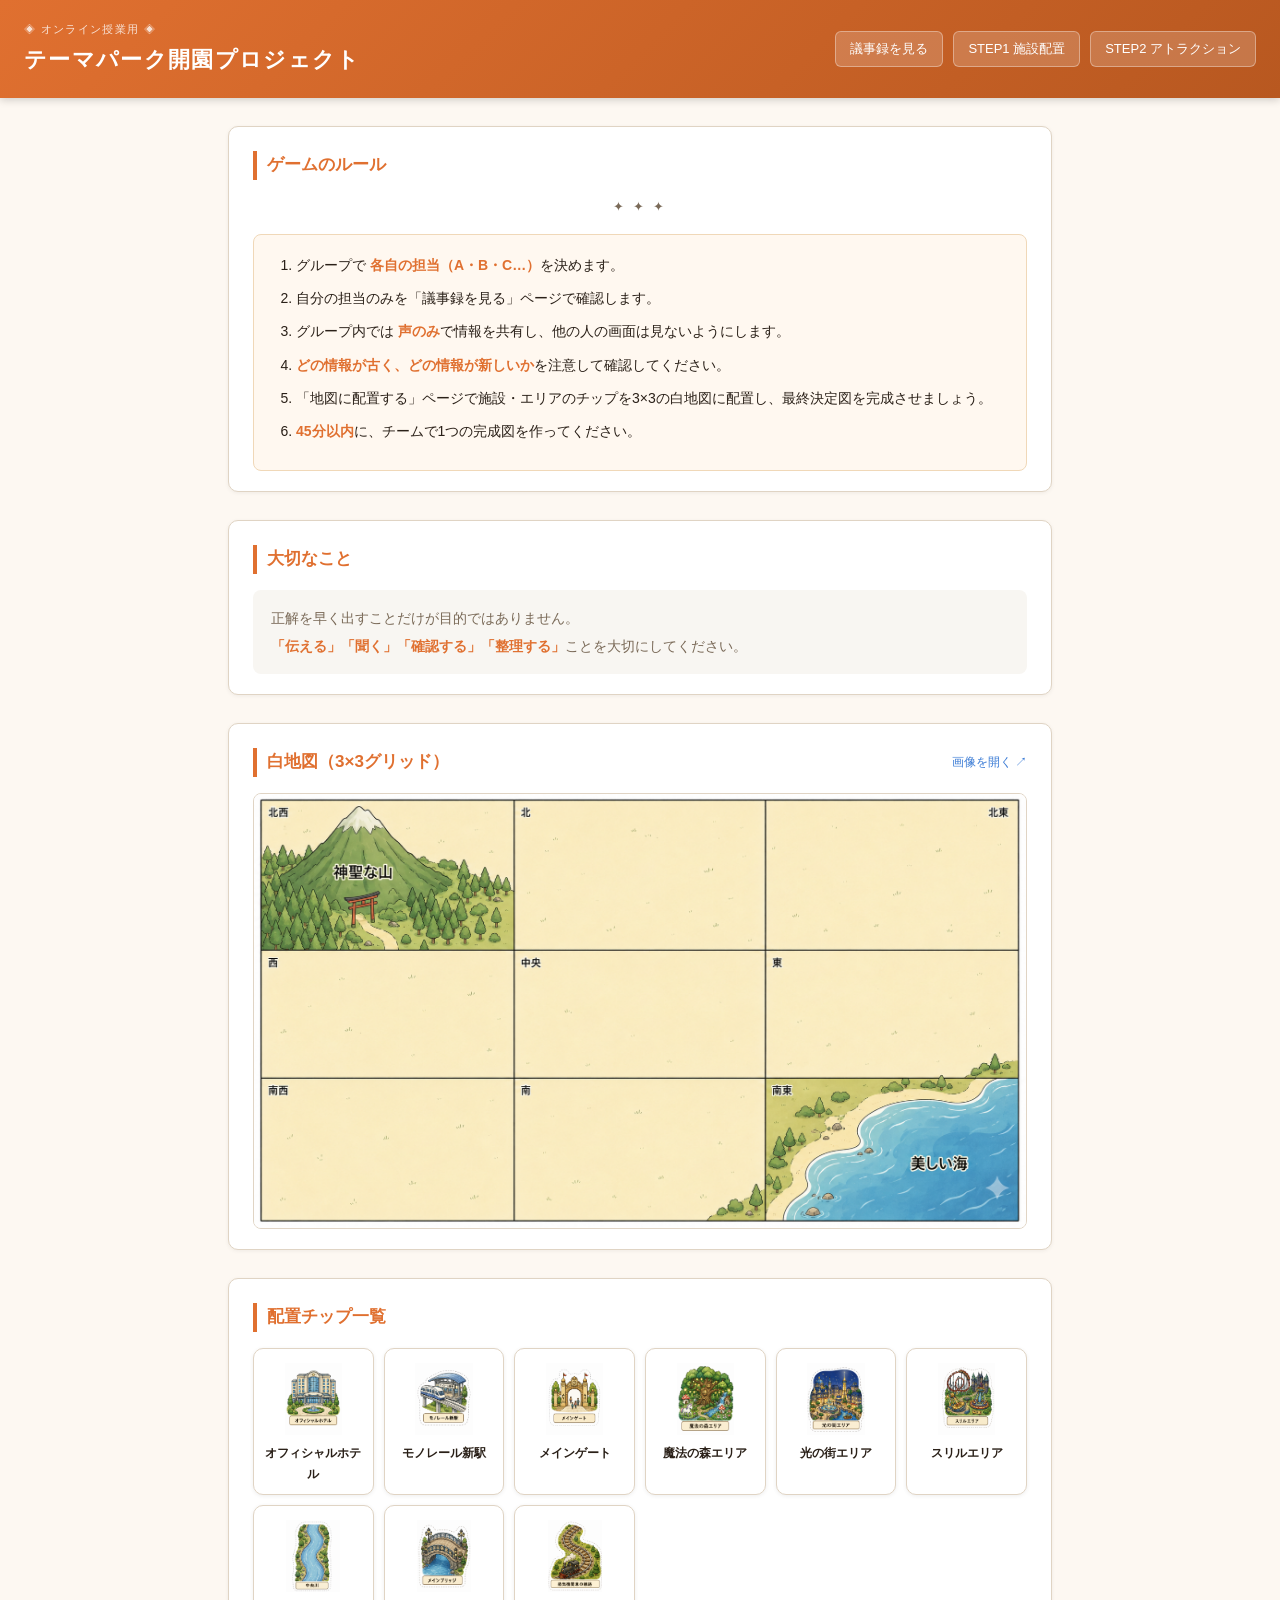
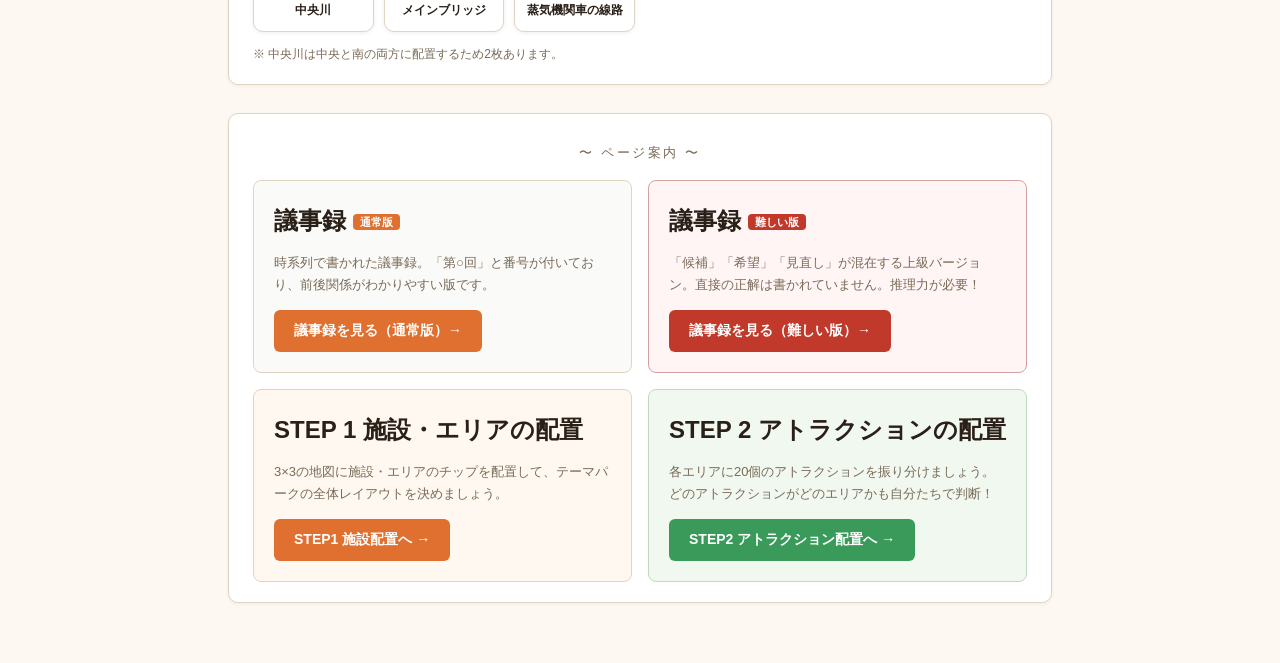
<file: index.html>
<!doctype html>
<html lang="ja">
<head>
  <meta charset="utf-8">
  <meta name="viewport" content="width=device-width, initial-scale=1">
  <title>テーマパーク開園プロジェクト</title>
  <link rel="stylesheet" href="styles.css">
</head>
<body>
  <header class="site-header">
    <div>
      <p class="eyebrow">◈ オンライン授業用 ◈</p>
      <h1>テーマパーク開園プロジェクト</h1>
    </div>
    <nav class="top-nav" aria-label="ページ">
      <a href="view.html">議事録を見る</a>
      <a href="board.html">STEP1 施設配置</a>
      <a href="attraction.html">STEP2 アトラクション</a>
    </nav>
  </header>

  <main class="content-layout">

    <!-- ゲーム説明 -->
    <section class="section-band">
      <div class="section-heading">
        <h2>ゲームのルール</h2>
      </div>
      <div class="section-divider">✦ ✦ ✦</div>
      <div class="rule-box">
        <ol>
          <li>グループで <strong>各自の担当（A・B・C…）</strong>を決めます。</li>
          <li>自分の担当のみを「議事録を見る」ページで確認します。</li>
          <li>グループ内では <strong>声のみ</strong>で情報を共有し、他の人の画面は見ないようにします。</li>
          <li><strong>どの情報が古く、どの情報が新しいか</strong>を注意して確認してください。</li>
          <li>「地図に配置する」ページで施設・エリアのチップを3×3の白地図に配置し、最終決定図を完成させましょう。</li>
          <li><strong>45分以内</strong>に、チームで1つの完成図を作ってください。</li>
        </ol>
      </div>
    </section>

    <!-- 大切なこと -->
    <section class="section-band">
      <div class="section-heading">
        <h2>大切なこと</h2>
      </div>
      <div style="font-size:14px;line-height:2;color:var(--muted);background:#f8f6f2;border-radius:8px;padding:14px 18px;">
        正解を早く出すことだけが目的ではありません。<br>
        <strong style="color:var(--primary);">「伝える」「聞く」「確認する」「整理する」</strong>ことを大切にしてください。
      </div>
    </section>

    <!-- 白地図 -->
    <section class="section-band">
      <div class="section-heading">
        <h2>白地図（3×3グリッド）</h2>
        <a class="pdf-link" href="白地図.png" target="_blank" rel="noopener">画像を開く ↗</a>
      </div>
      <img class="map-preview" src="白地図.png" alt="テーマパーク白地図">
    </section>

    <!-- 配置チップ一覧 -->
    <section class="section-band">
      <div class="section-heading">
        <h2>配置チップ一覧</h2>
      </div>
      <div class="chip-preview-grid" id="chipPreviewGrid"></div>
      <p style="margin-top:12px;font-size:12px;color:var(--muted);">※ 中央川は中央と南の両方に配置するため2枚あります。</p>
    </section>

    <!-- ページ案内 -->
    <section class="section-band">
      <div class="section-divider">〜 ページ案内 〜</div>
      <div class="home-layout" style="width:100%;margin:0;flex-wrap:wrap;">
        <div class="home-panel">
          <h2 style="margin-bottom:10px;">議事録 <span style="font-size:11px;background:#e07030;color:#fff;border-radius:4px;padding:2px 7px;vertical-align:middle;font-weight:700;">通常版</span></h2>
          <p>時系列で書かれた議事録。「第○回」と番号が付いており、前後関係がわかりやすい版です。</p>
          <a class="primary-link" href="view.html">議事録を見る（通常版）→</a>
        </div>
        <div class="home-panel" style="border-color:#d4a0a0;background:#fff5f5;">
          <h2 style="margin-bottom:10px;">議事録 <span style="font-size:11px;background:#c0392b;color:#fff;border-radius:4px;padding:2px 7px;vertical-align:middle;font-weight:700;">難しい版</span></h2>
          <p>「候補」「希望」「見直し」が混在する上級バージョン。直接の正解は書かれていません。推理力が必要！</p>
          <a class="primary-link" href="view-hard.html" style="background:#c0392b;">議事録を見る（難しい版）→</a>
        </div>
        <div class="home-panel accent">
          <h2 style="margin-bottom:10px;">STEP 1 施設・エリアの配置</h2>
          <p>3×3の地図に施設・エリアのチップを配置して、テーマパークの全体レイアウトを決めましょう。</p>
          <a class="primary-link" href="board.html">STEP1 施設配置へ →</a>
        </div>
        <div class="home-panel" style="border-color:#c0d8c0;background:#f0f8f0;">
          <h2 style="margin-bottom:10px;">STEP 2 アトラクションの配置</h2>
          <p>各エリアに20個のアトラクションを振り分けましょう。どのアトラクションがどのエリアかも自分たちで判断！</p>
          <a class="primary-link" href="attraction.html" style="background:#3a9a5a;">STEP2 アトラクション配置へ →</a>
        </div>
      </div>
    </section>

  </main>

  <script src="data.js"></script>
  <script>
    const grid = document.getElementById("chipPreviewGrid");
    const seen = new Set();
    CHIPS.forEach(c => {
      if (seen.has(c.name)) return;
      seen.add(c.name);
      grid.insertAdjacentHTML("beforeend", `
        <div class="chip-preview-item">
          <img src="${c.img}" alt="${c.name}" class="chip-preview-img">
          <span>${c.name}</span>
        </div>
      `);
    });
  </script>
</body>
</html>
</file>
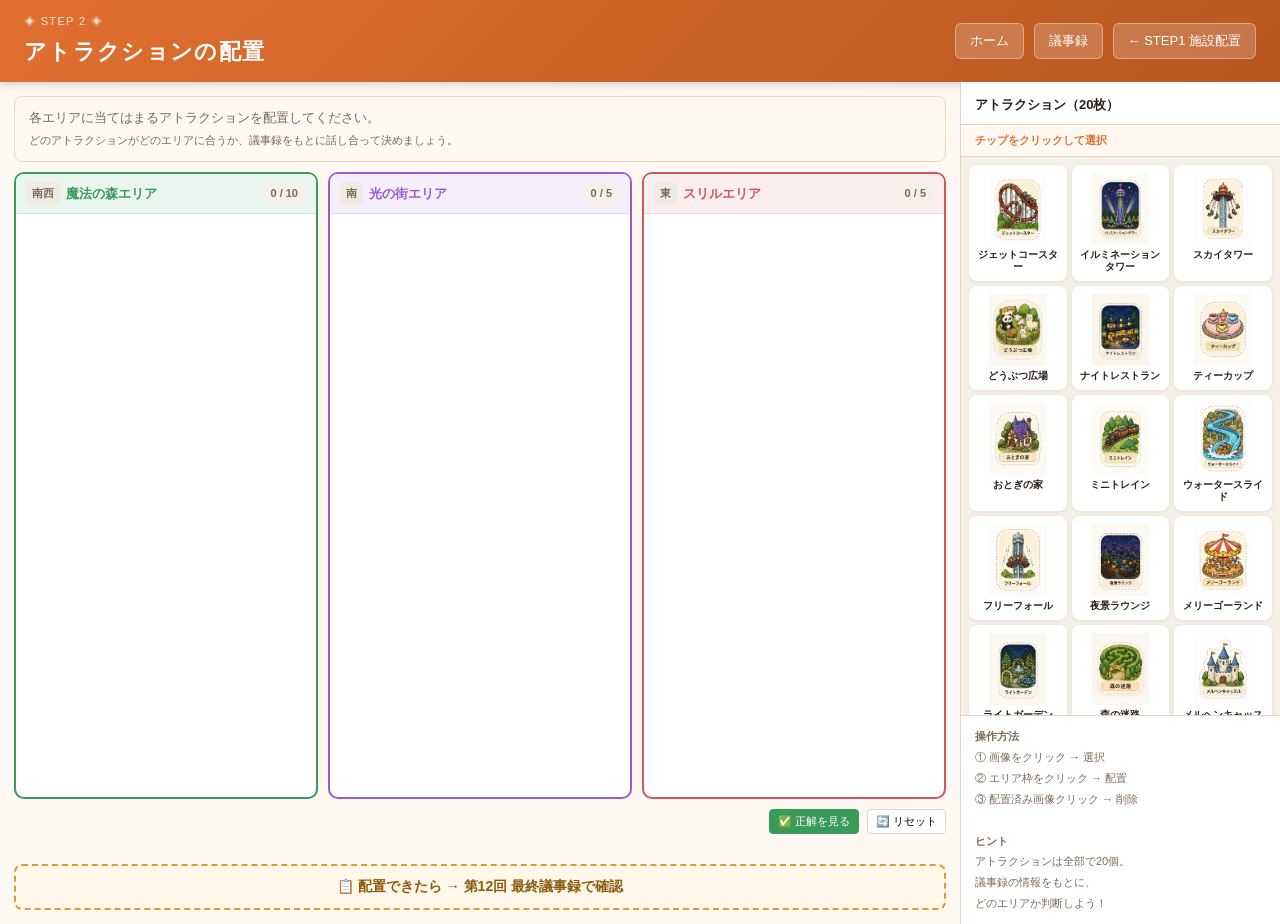
<file: attraction.html>
<!doctype html>
<html lang="ja">
<head>
  <meta charset="utf-8">
  <meta name="viewport" content="width=device-width, initial-scale=1">
  <title>アトラクションの配置 | テーマパーク開園プロジェクト</title>
  <link rel="stylesheet" href="styles.css">
</head>
<body>
  <header class="site-header compact">
    <div>
      <p class="eyebrow">◈ STEP 2 ◈</p>
      <h1>アトラクションの配置</h1>
    </div>
    <nav class="top-nav" aria-label="ページ">
      <a href="index.html">ホーム</a>
      <a href="view.html">議事録</a>
      <a href="board.html">← STEP1 施設配置</a>
    </nav>
  </header>

  <main class="attr-layout">

    <!-- ゾーンボード -->
    <section class="zone-board" aria-label="エリアゾーン">
      <div class="zone-tip">
        各エリアに当てはまるアトラクションを配置してください。<br>
        <small>どのアトラクションがどのエリアに合うか、議事録をもとに話し合って決めましょう。</small>
      </div>
      <div class="zone-grid" id="zoneGrid">
        <!-- JS で描画 -->
      </div>
      <div class="zone-actions">
        <button class="tray-btn answer-btn" id="answerBtn" type="button">✅ 正解を見る</button>
        <button class="tray-btn" id="resetBtn" type="button">🔄 リセット</button>
      </div>

      <!-- 第12回議事録で確認（配置後に開く） -->
      <div class="final-check-wrap">
        <button class="final-check-btn" id="finalCheckBtn" type="button">
          📋 配置できたら → 第12回 最終議事録で確認
        </button>
        <div class="final-check-panel" id="finalCheckPanel">
          <div class="minutes-card" style="border-left-color:#3a9a5a;">
            <div class="card-header">
              <span class="card-num" style="background:#e0f0e8;color:#3a9a5a;">第12回</span>
              <span class="card-title">第12回 定例会議</span>
            </div>
            <div class="card-theme">テーマ：最終確認</div>
            <ul>
              <li>北西の神聖な山と、南東の美しい海は固定で開発しない。</li>
              <li>北にはオフィシャルホテルを置く。</li>
              <li>北東は自然保護エリアとして残す。</li>
              <li>西にはモノレール新駅を置く。</li>
              <li>中央にはメインゲート、中央川、メインブリッジを置く。</li>
              <li>東にはスリルエリアを置く。</li>
              <li>南西には魔法の森エリアと蒸気機関車の線路を置く。</li>
              <li>南には光の街エリアと中央川を置く。</li>
              <li><strong>アトラクションの最終数：ファミリー向け10個・大人夜間向け5個・絶叫系5個。</strong></li>
            </ul>
            <div class="card-memo">古い案ではなく、最終決定を優先すること。</div>
          </div>
        </div>
      </div>
    </section>

    <!-- アトラクション パレット -->
    <aside class="shop-tray attr-tray" aria-label="アトラクション">
      <div class="tray-header">
        <h2>アトラクション（20枚）</h2>
      </div>
      <div class="selected-status" id="selectedStatus">チップをクリックして選択</div>
      <div class="img-palette img-palette-attr" id="attrPalette"></div>
      <div class="board-tip">
        <strong>操作方法</strong><br>
        ① 画像をクリック → 選択<br>
        ② エリア枠をクリック → 配置<br>
        ③ 配置済み画像クリック → 削除<br>
        <br>
        <strong>ヒント</strong><br>
        アトラクションは全部で20個。<br>
        議事録の情報をもとに、<br>
        どのエリアか判断しよう！
      </div>
    </aside>
  </main>

  <!-- 正解モーダル -->
  <div class="modal-overlay" id="answerModal" role="dialog" aria-modal="true">
    <div class="modal-box">
      <div class="modal-header">
        <h3>✅ 正解（教員用）</h3>
        <button class="modal-close" id="modalClose" type="button">✕</button>
      </div>
      <div class="modal-body">
        <div class="answer-grid">
          <div class="answer-zone" style="border-color:#3a9a5a">
            <div class="answer-zone-title" style="color:#3a9a5a">南西 ／ 魔法の森エリア（10個）</div>
            <p>メリーゴーランド・ティーカップ・ミニトレイン・おとぎの家・メルヘンキャッスル・どうぶつ広場・キッズポート・森の迷路・こびとの家・えほんシアター</p>
          </div>
          <div class="answer-zone" style="border-color:#9a5ad4">
            <div class="answer-zone-title" style="color:#9a5ad4">南 ／ 光の街エリア（5個）</div>
            <p>イルミネーションタワー・ナイトレストラン・ライトガーデン・ジャズステージ・夜景ラウンジ</p>
          </div>
          <div class="answer-zone" style="border-color:#d4555a">
            <div class="answer-zone-title" style="color:#d4555a">東 ／ スリルエリア（5個）</div>
            <p>ジェットコースター・フリーフォール・ウォータースライド・回転ライド・スカイタワー</p>
          </div>
          <div class="answer-zone" style="border-color:#c8b89a">
            <div class="answer-zone-title" style="color:#7a6a5a">アトラクション総数</div>
            <p>ファミリー向け <strong>10個</strong>・大人夜間向け <strong>5個</strong>・スリル絶叫 <strong>5個</strong>　合計 <strong>20個</strong></p>
          </div>
        </div>
        <img src="完成図A.png" alt="テーマパーク完成図" style="margin-top:14px;width:100%;border-radius:8px;">
      </div>
    </div>
  </div>

  <script src="data.js"></script>
  <script>
    const STORAGE_KEY = "themepark-attr-v1";
    // zoneId → attrId[]
    let placements = JSON.parse(localStorage.getItem(STORAGE_KEY) || "{}");
    let selectedId = null;

    // ── パレット順序をシャッフル（初回のみ・ページ中は固定）────────
    function shuffle(arr) {
      const a = [...arr];
      for (let i = a.length - 1; i > 0; i--) {
        const j = Math.floor(Math.random() * (i + 1));
        [a[i], a[j]] = [a[j], a[i]];
      }
      return a;
    }
    const shuffledChips = shuffle(ATTRACTION_CHIPS);

    function save() { localStorage.setItem(STORAGE_KEY, JSON.stringify(placements)); }
    function attrById(id) { return ATTRACTION_CHIPS.find(c => c.id === id); }
    function isPlaced(id) { return Object.values(placements).some(arr => arr.includes(id)); }

    // ── 選択状態 ──────────────────────────────────────────
    function setSelected(id) {
      selectedId = id;
      const chip = id ? attrById(id) : null;
      document.getElementById("selectedStatus").textContent =
        chip ? `「${chip.name}」を選択中` : "チップをクリックして選択";
      renderPalette();
      // ゾーンのホバースタイル更新
      document.querySelectorAll(".zone-cell").forEach(el => {
        el.classList.toggle("zone-ready", !!id);
      });
    }

    // ── ゾーン描画 ────────────────────────────────────────
    function renderZones() {
      const grid = document.getElementById("zoneGrid");
      grid.innerHTML = "";
      ATTRACTION_ZONES.forEach(zone => {
        const el = document.createElement("div");
        el.className = "zone-cell";
        el.dataset.zoneId = zone.id;
        el.style.setProperty("--zone-color", zone.color);

        el.innerHTML = `
          <div class="zone-header">
            <span class="zone-direction">${zone.direction}</span>
            <span class="zone-name" style="color:${zone.color}">${zone.areaName}</span>
            <span class="zone-count" id="count-${zone.id}">0 / ${zone.capacity}</span>
          </div>
          <div class="zone-chips" id="zone-chips-${zone.id}"></div>`;

        el.addEventListener("click", () => onZoneClick(zone.id));
        grid.appendChild(el);
      });
      renderZoneChips();
    }

    function renderZoneChips() {
      ATTRACTION_ZONES.forEach(zone => {
        const area    = document.getElementById("zone-chips-" + zone.id);
        const counter = document.getElementById("count-" + zone.id);
        if (!area) return;
        area.innerHTML = "";
        const placed = placements[zone.id] || [];

        // カウンター更新
        counter.textContent = `${placed.length} / ${zone.capacity}`;
        counter.style.color = placed.length > zone.capacity ? "#d4555a" : "#7a6a5a";

        placed.forEach(chipId => {
          const chip = attrById(chipId);
          if (!chip) return;
          const wrap = document.createElement("div");
          wrap.className = "zone-chip-wrap";
          const img = document.createElement("img");
          img.src   = chip.img;
          img.alt   = chip.name;
          img.className = "zone-chip-img";
          img.title = chip.name + "（クリックで削除）";
          img.addEventListener("click", e => {
            e.stopPropagation();
            removeChip(chipId, zone.id);
          });
          const lbl = document.createElement("div");
          lbl.className = "zone-chip-name";
          lbl.textContent = chip.name;
          wrap.appendChild(img);
          wrap.appendChild(lbl);
          area.appendChild(wrap);
        });
      });
    }

    // ── パレット描画（シャッフル順）────────────────────────
    function renderPalette() {
      const palette = document.getElementById("attrPalette");
      palette.innerHTML = "";
      shuffledChips.forEach(chip => {
        const placed = isPlaced(chip.id);
        const btn = document.createElement("button");
        btn.type = "button";
        btn.className = "img-chip-btn img-chip-sm" +
          (selectedId === chip.id ? " selected" : "") +
          (placed ? " placed" : "");
        btn.innerHTML = `<img src="${chip.img}" alt="${chip.name}"><span>${chip.name}</span>`;
        btn.title = placed ? "配置済み" : chip.name;
        btn.addEventListener("click", () => {
          if (placed) return;
          setSelected(selectedId === chip.id ? null : chip.id);
        });
        palette.appendChild(btn);
      });
    }

    // ── 配置・削除 ──────────────────────────────────────
    function onZoneClick(zoneId) {
      if (!selectedId) return;
      if (isPlaced(selectedId)) return;
      if (!placements[zoneId]) placements[zoneId] = [];
      placements[zoneId].push(selectedId);
      save();

      const el = document.querySelector(`[data-zone-id="${zoneId}"]`);
      if (el) { el.classList.add("target-active"); setTimeout(() => el.classList.remove("target-active"), 350); }

      renderZoneChips();
      setSelected(null);
    }

    function removeChip(chipId, zoneId) {
      if (!placements[zoneId]) return;
      placements[zoneId] = placements[zoneId].filter(id => id !== chipId);
      if (!placements[zoneId].length) delete placements[zoneId];
      save();
      renderZoneChips();
      renderPalette();
      if (selectedId === chipId) setSelected(null);
    }

    // ── リセット・正解 ─────────────────────────────────────
    document.getElementById("resetBtn").addEventListener("click", () => {
      if (!confirm("配置をすべてリセットしますか？")) return;
      placements = {};
      save();
      setSelected(null);
      renderZoneChips();
      renderPalette();
    });

    const modal = document.getElementById("answerModal");
    document.getElementById("answerBtn").addEventListener("click", () => {
      if (!confirm("正解を表示しますか？\n（授業中は教員が確認してください）")) return;
      modal.classList.add("open");
    });
    document.getElementById("modalClose").addEventListener("click", () => modal.classList.remove("open"));
    modal.addEventListener("click", e => { if (e.target === modal) modal.classList.remove("open"); });

    // ── 第12回パネル開閉 ─────────────────────────────────
    const finalBtn   = document.getElementById("finalCheckBtn");
    const finalPanel = document.getElementById("finalCheckPanel");
    finalBtn.addEventListener("click", () => {
      const open = finalPanel.classList.toggle("open");
      finalBtn.textContent = open
        ? "📋 第12回 最終議事録（閉じる）"
        : "📋 配置できたら → 第12回 最終議事録で確認";
    });

    // ── 初期化 ──────────────────────────────────────────
    renderZones();
    renderPalette();
    setSelected(null);
  </script>
</body>
</html>
</file>
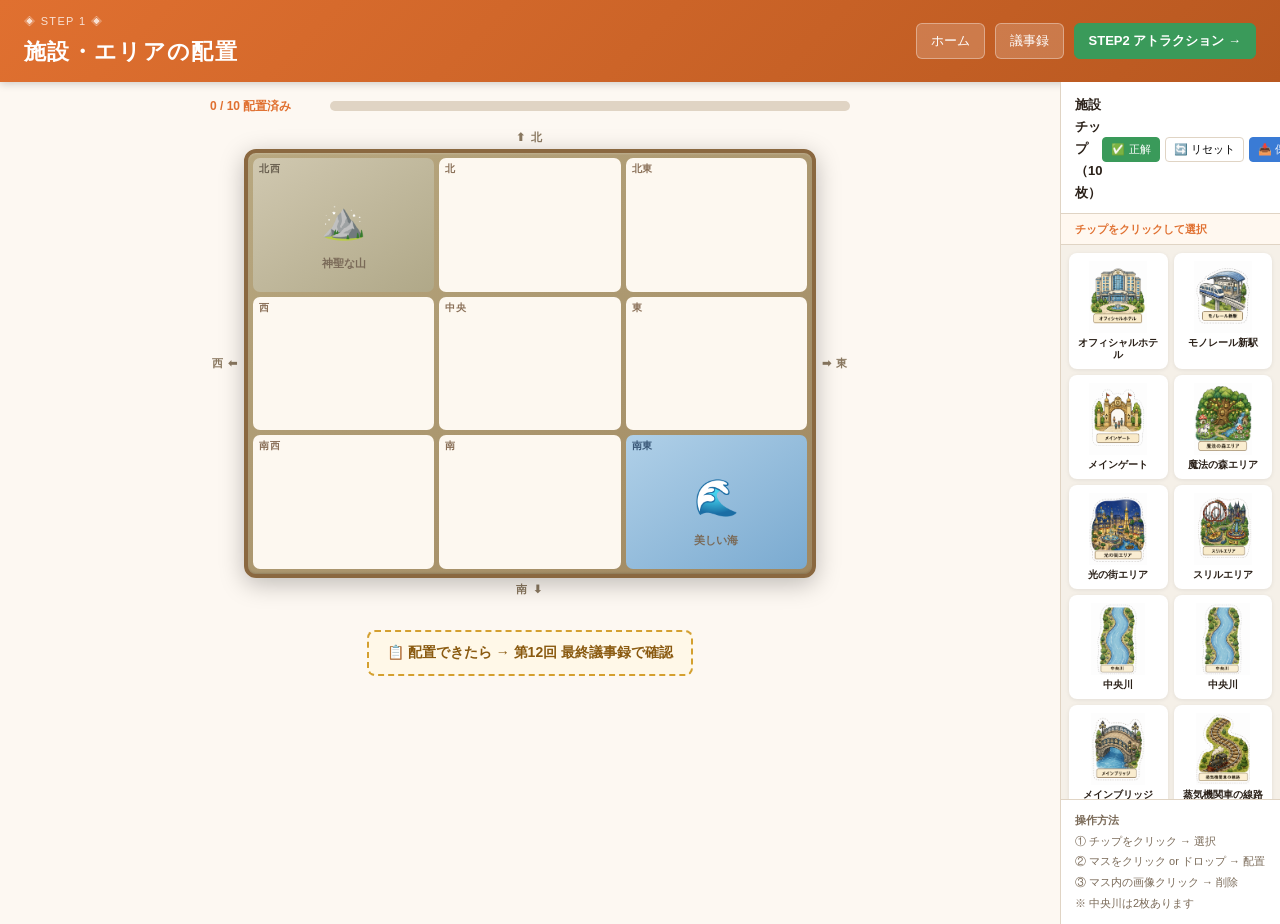
<file: board.html>
<!doctype html>
<html lang="ja">
<head>
  <meta charset="utf-8">
  <meta name="viewport" content="width=device-width, initial-scale=1">
  <title>施設・エリアの配置 | テーマパーク開園プロジェクト</title>
  <link rel="stylesheet" href="styles.css">
</head>
<body>
  <!-- 紙吹雪キャンバス（全画面オーバーレイ） -->
  <canvas id="confettiCanvas"></canvas>

  <header class="site-header compact">
    <div>
      <p class="eyebrow">◈ STEP 1 ◈</p>
      <h1>施設・エリアの配置</h1>
    </div>
    <nav class="top-nav" aria-label="ページ">
      <a href="index.html">ホーム</a>
      <a href="view.html">議事録</a>
      <a href="attraction.html" class="nav-step2">STEP2 アトラクション →</a>
    </nav>
  </header>

  <main class="board-layout">
    <!-- 3×3グリッド -->
    <section class="board-stage" aria-label="配置グリッド">

      <!-- 進捗バー -->
      <div class="progress-wrap">
        <span class="progress-label" id="progressLabel">0 / 10 配置済み</span>
        <div class="progress-track">
          <div class="progress-fill" id="progressFill" style="width:0%"></div>
        </div>
      </div>

      <!-- コンパス付きマップフレーム -->
      <div class="map-wrap">
        <div class="compass-n">⬆ 北</div>
        <div class="compass-row">
          <div class="compass-w">西 ⬅</div>
          <div class="game-grid" id="gameGrid"></div>
          <div class="compass-e">➡ 東</div>
        </div>
        <div class="compass-s">南 ⬇</div>
      </div>

      <!-- 第12回議事録で確認（配置後に開く） -->
      <div class="final-check-wrap">
        <button class="final-check-btn" id="finalCheckBtn" type="button">
          📋 配置できたら → 第12回 最終議事録で確認
        </button>
        <div class="final-check-panel" id="finalCheckPanel">
          <div class="minutes-card" style="border-left-color:#3a9a5a;">
            <div class="card-header">
              <span class="card-num" style="background:#e0f0e8;color:#3a9a5a;">第12回</span>
              <span class="card-title">第12回 定例会議</span>
            </div>
            <div class="card-theme">テーマ：最終確認</div>
            <ul>
              <li>北西の神聖な山と、南東の美しい海は固定で開発しない。</li>
              <li>北にはオフィシャルホテルを置く。</li>
              <li>北東は自然保護エリアとして残す。</li>
              <li>西にはモノレール新駅を置く。</li>
              <li>中央にはメインゲート、中央川、メインブリッジを置く。</li>
              <li>東にはスリルエリアを置く。</li>
              <li>南西には魔法の森エリアと蒸気機関車の線路を置く。</li>
              <li>南には光の街エリアと中央川を置く。</li>
              <li>アトラクションの最終数：ファミリー向け10個・大人夜間向け5個・絶叫系5個。</li>
            </ul>
            <div class="card-memo">古い案ではなく、最終決定を優先すること。</div>
          </div>
        </div>
      </div>
    </section>

    <!-- チップパレット -->
    <aside class="shop-tray" aria-label="施設チップ">
      <div class="tray-header">
        <h2>施設チップ（10枚）</h2>
        <div class="tray-btns">
          <button class="tray-btn answer-btn" id="answerBtn" type="button">✅ 正解</button>
          <button class="tray-btn" id="resetBtn" type="button">🔄 リセット</button>
          <button class="tray-btn download-btn" id="downloadBtn" type="button">📥 保存</button>
        </div>
      </div>
      <div class="selected-status" id="selectedStatus">チップをクリックして選択</div>
      <div class="img-palette" id="chipPalette"></div>
      <div class="board-tip">
        <strong>操作方法</strong><br>
        ① チップをクリック → 選択<br>
        ② マスをクリック or ドロップ → 配置<br>
        ③ マス内の画像クリック → 削除<br>
        ※ 中央川は2枚あります
      </div>
    </aside>
  </main>

  <!-- 正解モーダル -->
  <div class="modal-overlay" id="answerModal" role="dialog" aria-modal="true">
    <div class="modal-box">
      <div class="modal-header">
        <h3>🗺️ 正解マップ（教員用）</h3>
        <button class="modal-close" id="modalClose" type="button">✕</button>
      </div>
      <div class="modal-body">
        <img src="完成図A.png" alt="テーマパーク完成図">
      </div>
    </div>
  </div>

  <script src="data.js"></script>
  <script>
    const STORAGE_KEY = "themepark-board-v3";
    let placements = JSON.parse(localStorage.getItem(STORAGE_KEY) || "{}");
    let selectedId = null;
    let draggedId  = null;
    let lastPlaced = null; // アニメーション用

    function save() { localStorage.setItem(STORAGE_KEY, JSON.stringify(placements)); }
    function chipById(id) { return CHIPS.find(c => c.id === id); }
    function isPlaced(id) { return Object.values(placements).some(arr => arr.includes(id)); }

    // ── 進捗バー更新 ────────────────────────────────────
    function updateProgress() {
      const total  = CHIPS.length;
      const placed = CHIPS.filter(c => isPlaced(c.id)).length;
      const fill   = document.getElementById("progressFill");
      const label  = document.getElementById("progressLabel");

      fill.style.width = (placed / total * 100) + "%";
      fill.classList.toggle("complete", placed === total);

      if (placed === total) {
        label.textContent = "🎉 全チップ配置完了！";
        label.style.color = "#3a9a5a";
        setTimeout(launchConfetti, 350);
      } else {
        label.textContent = `${placed} / ${total} 配置済み`;
        label.style.color = "";
      }
    }

    // ── 紙吹雪 ──────────────────────────────────────────
    function launchConfetti() {
      const canvas = document.getElementById("confettiCanvas");
      canvas.style.display = "block";
      const ctx = canvas.getContext("2d");
      canvas.width  = window.innerWidth;
      canvas.height = window.innerHeight;

      const colors = ["#e07030","#3a9a5a","#3a7bd5","#d4a030","#d4555a","#9a5ad4","#fff","#f0c060"];
      const particles = Array.from({length: 180}, () => ({
        x: Math.random() * canvas.width,
        y: -40,
        vx: (Math.random() - 0.5) * 5,
        vy: Math.random() * 4 + 2,
        color: colors[Math.floor(Math.random() * colors.length)],
        w: Math.random() * 12 + 5,
        h: Math.random() * 6 + 3,
        rotation: Math.random() * 360,
        rotV: (Math.random() - 0.5) * 10,
        alpha: 1,
      }));

      function draw() {
        ctx.clearRect(0, 0, canvas.width, canvas.height);
        let alive = false;
        particles.forEach(p => {
          if (p.y < canvas.height + 50) {
            alive = true;
            p.x  += p.vx;
            p.y  += p.vy;
            p.vy += 0.08; // 重力
            p.rotation += p.rotV;
            if (p.y > canvas.height * 0.7) p.alpha = Math.max(0, p.alpha - 0.02);
            ctx.save();
            ctx.globalAlpha = p.alpha;
            ctx.translate(p.x, p.y);
            ctx.rotate(p.rotation * Math.PI / 180);
            ctx.fillStyle = p.color;
            ctx.fillRect(-p.w / 2, -p.h / 2, p.w, p.h);
            ctx.restore();
          }
        });
        if (alive) requestAnimationFrame(draw);
        else canvas.style.display = "none";
      }
      requestAnimationFrame(draw);
    }

    // ── 選択状態 ────────────────────────────────────────
    function setSelected(id) {
      selectedId = id;
      const chip = id ? chipById(id) : null;
      const status = document.getElementById("selectedStatus");
      status.textContent = chip
        ? `「${chip.name}」を選択中 ✦ マスへドロップまたはクリック`
        : "チップをクリックして選択";
      renderPalette();
      // 配置可能マスをハイライト
      GRID_CELLS.forEach(cell => {
        if (cell.fixed) return;
        const el = document.querySelector(`[data-cell-id="${cell.id}"]`);
        if (el) el.classList.toggle("drop-ready", !!id);
      });
    }

    // ── グリッド描画 ─────────────────────────────────────
    function renderGrid() {
      const grid = document.getElementById("gameGrid");
      grid.innerHTML = "";
      GRID_CELLS.forEach(cell => {
        const el = document.createElement("div");
        el.className = "grid-cell" + (cell.fixed ? " fixed cell-" + cell.id : " cell-" + cell.id);
        el.dataset.cellId = cell.id;

        const lbl = document.createElement("div");
        lbl.className = "cell-label";
        lbl.textContent = cell.label;
        el.appendChild(lbl);

        if (cell.fixed) {
          const fc = document.createElement("div");
          fc.className = "cell-fixed-content";
          fc.innerHTML = `<span class="fixed-icon">${cell.fixedIcon}</span>
                          <span class="fixed-name">${cell.fixedText}</span>`;
          el.appendChild(fc);
        } else {
          const area = document.createElement("div");
          area.className = "cell-img-chips";
          area.id = "chips-" + cell.id;
          el.appendChild(area);

          // クリック配置
          el.addEventListener("click", () => onCellClick(cell.id));

          // ドラッグ&ドロップ受け入れ
          el.addEventListener("dragover", e => {
            if (draggedId) { e.preventDefault(); el.classList.add("drag-over"); }
          });
          el.addEventListener("dragleave", e => {
            if (!el.contains(e.relatedTarget)) el.classList.remove("drag-over");
          });
          el.addEventListener("drop", e => {
            e.preventDefault();
            el.classList.remove("drag-over");
            if (draggedId) { selectedId = draggedId; onCellClick(cell.id); draggedId = null; }
          });
        }
        grid.appendChild(el);
      });
      renderCellChips();
    }

    function renderCellChips() {
      GRID_CELLS.forEach(cell => {
        if (cell.fixed) return;
        const area = document.getElementById("chips-" + cell.id);
        const el   = document.querySelector(`[data-cell-id="${cell.id}"]`);
        if (!area || !el) return;

        area.innerHTML = "";
        const placed = placements[cell.id] || [];

        // 枠線ヒント（枚数に応じて太く）
        el.classList.remove("depth-1","depth-2","depth-3");
        if (placed.length === 1) el.classList.add("depth-1");
        else if (placed.length === 2) el.classList.add("depth-2");
        else if (placed.length >= 3) el.classList.add("depth-3");

        placed.forEach(chipId => {
          const chip = chipById(chipId);
          if (!chip) return;
          const img = document.createElement("img");
          img.src   = chip.img;
          img.alt   = chip.name;
          img.className = "cell-chip-img";
          img.title = chip.name + "（クリックで削除）";
          // 最後に置いたチップにポップアニメ
          if (chipId === lastPlaced) {
            img.classList.add("pop-in");
            lastPlaced = null;
          }
          img.addEventListener("click", e => {
            e.stopPropagation();
            removeChip(chipId, cell.id);
          });
          area.appendChild(img);
        });
      });
    }

    // ── パレット描画 ──────────────────────────────────────
    function renderPalette() {
      const palette = document.getElementById("chipPalette");
      palette.innerHTML = "";
      CHIPS.forEach(chip => {
        const placed = isPlaced(chip.id);
        const btn = document.createElement("button");
        btn.type = "button";
        btn.className = "img-chip-btn" +
          (selectedId === chip.id ? " selected" : "") +
          (placed ? " placed" : "");
        btn.innerHTML = `<img src="${chip.img}" alt="${chip.name}"><span>${chip.name}</span>`;
        btn.title = placed ? "配置済み" : chip.name;

        if (!placed) {
          // クリック選択
          btn.addEventListener("click", () => {
            setSelected(selectedId === chip.id ? null : chip.id);
          });
          // ドラッグ開始
          btn.setAttribute("draggable", "true");
          btn.addEventListener("dragstart", e => {
            draggedId = chip.id;
            setSelected(chip.id);
            e.dataTransfer.effectAllowed = "move";
            e.dataTransfer.setData("text/plain", chip.id);
            btn.classList.add("dragging");
          });
          btn.addEventListener("dragend", () => {
            btn.classList.remove("dragging");
            draggedId = null;
          });
        }
        palette.appendChild(btn);
      });
    }

    // ── 配置・削除 ───────────────────────────────────────
    function onCellClick(cellId) {
      if (!selectedId) return;
      if (isPlaced(selectedId)) return;
      const cell = GRID_CELLS.find(c => c.id === cellId);
      if (!cell || cell.fixed) return;

      if (!placements[cellId]) placements[cellId] = [];
      placements[cellId].push(selectedId);
      lastPlaced = selectedId;
      save();

      const el = document.querySelector(`[data-cell-id="${cellId}"]`);
      if (el) {
        el.classList.add("target-active");
        setTimeout(() => el.classList.remove("target-active"), 400);
      }

      renderCellChips();
      updateProgress();
      setSelected(null);
    }

    function removeChip(chipId, cellId) {
      if (!placements[cellId]) return;
      placements[cellId] = placements[cellId].filter(id => id !== chipId);
      if (!placements[cellId].length) delete placements[cellId];
      save();
      renderCellChips();
      renderPalette();
      updateProgress();
      if (selectedId === chipId) setSelected(null);
    }

    // ── リセット・正解 ────────────────────────────────────
    document.getElementById("resetBtn").addEventListener("click", () => {
      if (!confirm("配置をすべてリセットしますか？")) return;
      placements = {};
      save();
      setSelected(null);
      renderCellChips();
      renderPalette();
      updateProgress();
    });

    const modal = document.getElementById("answerModal");
    document.getElementById("answerBtn").addEventListener("click", () => {
      if (!confirm("正解マップを表示しますか？")) return;
      modal.classList.add("open");
    });
    document.getElementById("modalClose").addEventListener("click", () => modal.classList.remove("open"));
    modal.addEventListener("click", e => { if (e.target === modal) modal.classList.remove("open"); });

    // ── 第12回パネル開閉 ─────────────────────────────────
    const finalBtn   = document.getElementById("finalCheckBtn");
    const finalPanel = document.getElementById("finalCheckPanel");
    finalBtn.addEventListener("click", () => {
      const open = finalPanel.classList.toggle("open");
      finalBtn.textContent = open
        ? "📋 第12回 最終議事録（閉じる）"
        : "📋 配置できたら → 第12回 最終議事録で確認";
    });

    // ── マップダウンロード ────────────────────────────────
    document.getElementById("downloadBtn").addEventListener("click", downloadMap);

    async function downloadMap() {
      const DPR   = 2;          // 高解像度
      const CELL  = 170;        // セルサイズ(px)
      const GAP   = 6;
      const PAD   = 24;
      const HDR   = 72;         // タイトルエリア高さ
      const FTR   = 44;         // フッター高さ
      const GRID_W = CELL * 3 + GAP * 2;
      const GRID_H = CELL * 3 + GAP * 2;
      const W = PAD * 2 + GRID_W + 48;   // コンパスラベル分+余白
      const H = PAD * 2 + HDR + GRID_H + FTR;

      const cv  = document.createElement("canvas");
      cv.width  = W * DPR;
      cv.height = H * DPR;
      const ctx = cv.getContext("2d");
      ctx.scale(DPR, DPR);

      // ─ 背景 ─
      ctx.fillStyle = "#fdf8f2";
      ctx.fillRect(0, 0, W, H);

      // ─ タイトル ─
      ctx.textAlign = "center";
      ctx.fillStyle = "#e07030";
      ctx.font = "bold 18px 'Hiragino Sans', 'Yu Gothic UI', sans-serif";
      ctx.fillText("テーマパーク開園プロジェクト", W / 2, PAD + 22);
      ctx.fillStyle = "#7a6a58";
      ctx.font = "13px 'Hiragino Sans', 'Yu Gothic UI', sans-serif";
      ctx.fillText("施設・エリア配置マップ", W / 2, PAD + 44);
      // 日付
      const today = new Date().toLocaleDateString("ja-JP");
      ctx.font = "11px sans-serif";
      ctx.fillStyle = "#b0a090";
      ctx.textAlign = "right";
      ctx.fillText(today, W - PAD, PAD + 44);

      // ─ コンパスラベル ─
      const GX = PAD + 24;   // グリッド左上X
      const GY = PAD + HDR;  // グリッド左上Y
      ctx.fillStyle = "#8a7860";
      ctx.font = "bold 12px sans-serif";
      ctx.textAlign = "center";
      ctx.fillText("⬆ 北", GX + GRID_W / 2, GY - 6);
      ctx.fillText("⬇ 南", GX + GRID_W / 2, GY + GRID_H + 18);
      ctx.textAlign = "right";
      ctx.fillText("西 ⬅", GX - 6, GY + GRID_H / 2 + 5);
      ctx.textAlign = "left";
      ctx.fillText("➡ 東", GX + GRID_W + 6, GY + GRID_H / 2 + 5);

      // ─ グリッド枠 ─
      ctx.fillStyle = "#b0986a";
      roundRect(ctx, GX, GY, GRID_W, GRID_H, 10);
      ctx.fill();

      // ─ セルを描画 ─
      // 画像をまとめてプリロード
      const imgCache = {};
      const loadImg = src => new Promise(res => {
        if (imgCache[src]) { res(imgCache[src]); return; }
        const im = new Image();
        im.crossOrigin = "anonymous";
        im.onload  = () => { imgCache[src] = im; res(im); };
        im.onerror = () => res(null);
        im.src = src;
      });

      // 全チップ画像を事前ロード
      await Promise.all(CHIPS.map(c => loadImg(c.img)));

      for (let row = 0; row < 3; row++) {
        for (let col = 0; col < 3; col++) {
          const cell = GRID_CELLS[row * 3 + col];
          const cx   = GX + col * (CELL + GAP);
          const cy   = GY + row * (CELL + GAP);

          // セル背景色
          if (cell.id === "nw") ctx.fillStyle = "#cfc8b0";
          else if (cell.id === "se") ctx.fillStyle = "#a8cce0";
          else ctx.fillStyle = "#fffcf6";
          roundRect(ctx, cx, cy, CELL, CELL, 7);
          ctx.fill();

          // 枠線ヒント
          const placed = placements[cell.id] || [];
          if (!cell.fixed && placed.length > 0) {
            ctx.strokeStyle = placed.length >= 3 ? "#b85820"
                            : placed.length === 2 ? "#e07030" : "#c8b08a";
            ctx.lineWidth = placed.length >= 2 ? 2.5 : 1.5;
            roundRect(ctx, cx, cy, CELL, CELL, 7);
            ctx.stroke();
            ctx.lineWidth = 1;
          }

          // 方角ラベル
          ctx.fillStyle = cell.id === "se" ? "#3a5878"
                        : cell.id === "nw" ? "#6a6050" : "#8a7058";
          ctx.font = "bold 10px sans-serif";
          ctx.textAlign = "left";
          ctx.fillText(cell.label, cx + 6, cy + 14);

          if (cell.fixed) {
            // 固定セル：アイコン＋名前
            ctx.font = "38px serif";
            ctx.textAlign = "center";
            ctx.fillText(cell.fixedIcon, cx + CELL / 2, cy + CELL / 2 + 8);
            ctx.font = "bold 11px sans-serif";
            ctx.fillStyle = cell.id === "se" ? "#3a5878" : "#6a6050";
            ctx.fillText(cell.fixedText, cx + CELL / 2, cy + CELL / 2 + 28);
          } else if (placed.length > 0) {
            // チップ画像を描画
            if (placed.length === 1) {
              const chip = chipById(placed[0]);
              const im   = imgCache[chip.img];
              if (im) {
                const s = CELL - 28;
                ctx.drawImage(im, cx + (CELL - s) / 2, cy + 16, s, s);
              }
              // チップ名
              ctx.fillStyle = "#4a3828";
              ctx.font = "bold 9px sans-serif";
              ctx.textAlign = "center";
              ctx.fillText(chip.name, cx + CELL / 2, cy + CELL - 5);
            } else {
              // 複数チップ：2列グリッド
              const cols = placed.length <= 2 ? placed.length : 2;
              const s    = Math.floor((CELL - 16 - (cols - 1) * 4) / cols);
              placed.forEach((chipId, i) => {
                const chip = chipById(chipId);
                const im   = imgCache[chip.img];
                if (!im) return;
                const c2 = Math.min(placed.length, 2);
                const ix  = cx + 6 + (i % c2) * (s + 4);
                const iy  = cy + 18 + Math.floor(i / c2) * (s + 4);
                ctx.drawImage(im, ix, iy, s, s);
              });
            }
          } else {
            // 空マス
            ctx.fillStyle = "#d0c0b0";
            ctx.font = "11px sans-serif";
            ctx.textAlign = "center";
            ctx.fillText("未配置", cx + CELL / 2, cy + CELL / 2 + 4);
          }
        }
      }

      // ─ フッター ─
      ctx.textAlign = "center";
      ctx.fillStyle = "#b0a090";
      ctx.font = "10px sans-serif";
      ctx.fillText("グループで話し合い、完成させた配置図です。", W / 2, GY + GRID_H + 36);

      // ─ ダウンロード ─
      const a   = document.createElement("a");
      a.download = `themepark-map-${today.replace(/\//g, "")}.png`;
      a.href     = cv.toDataURL("image/png");
      a.click();
    }

    // roundRect polyfill
    function roundRect(ctx, x, y, w, h, r) {
      ctx.beginPath();
      ctx.moveTo(x + r, y);
      ctx.lineTo(x + w - r, y);
      ctx.quadraticCurveTo(x + w, y, x + w, y + r);
      ctx.lineTo(x + w, y + h - r);
      ctx.quadraticCurveTo(x + w, y + h, x + w - r, y + h);
      ctx.lineTo(x + r, y + h);
      ctx.quadraticCurveTo(x, y + h, x, y + h - r);
      ctx.lineTo(x, y + r);
      ctx.quadraticCurveTo(x, y, x + r, y);
      ctx.closePath();
    }

    // ── 初期化 ──────────────────────────────────────────
    renderGrid();
    renderPalette();
    setSelected(null);
    updateProgress();
  </script>
</body>
</html>
</file>
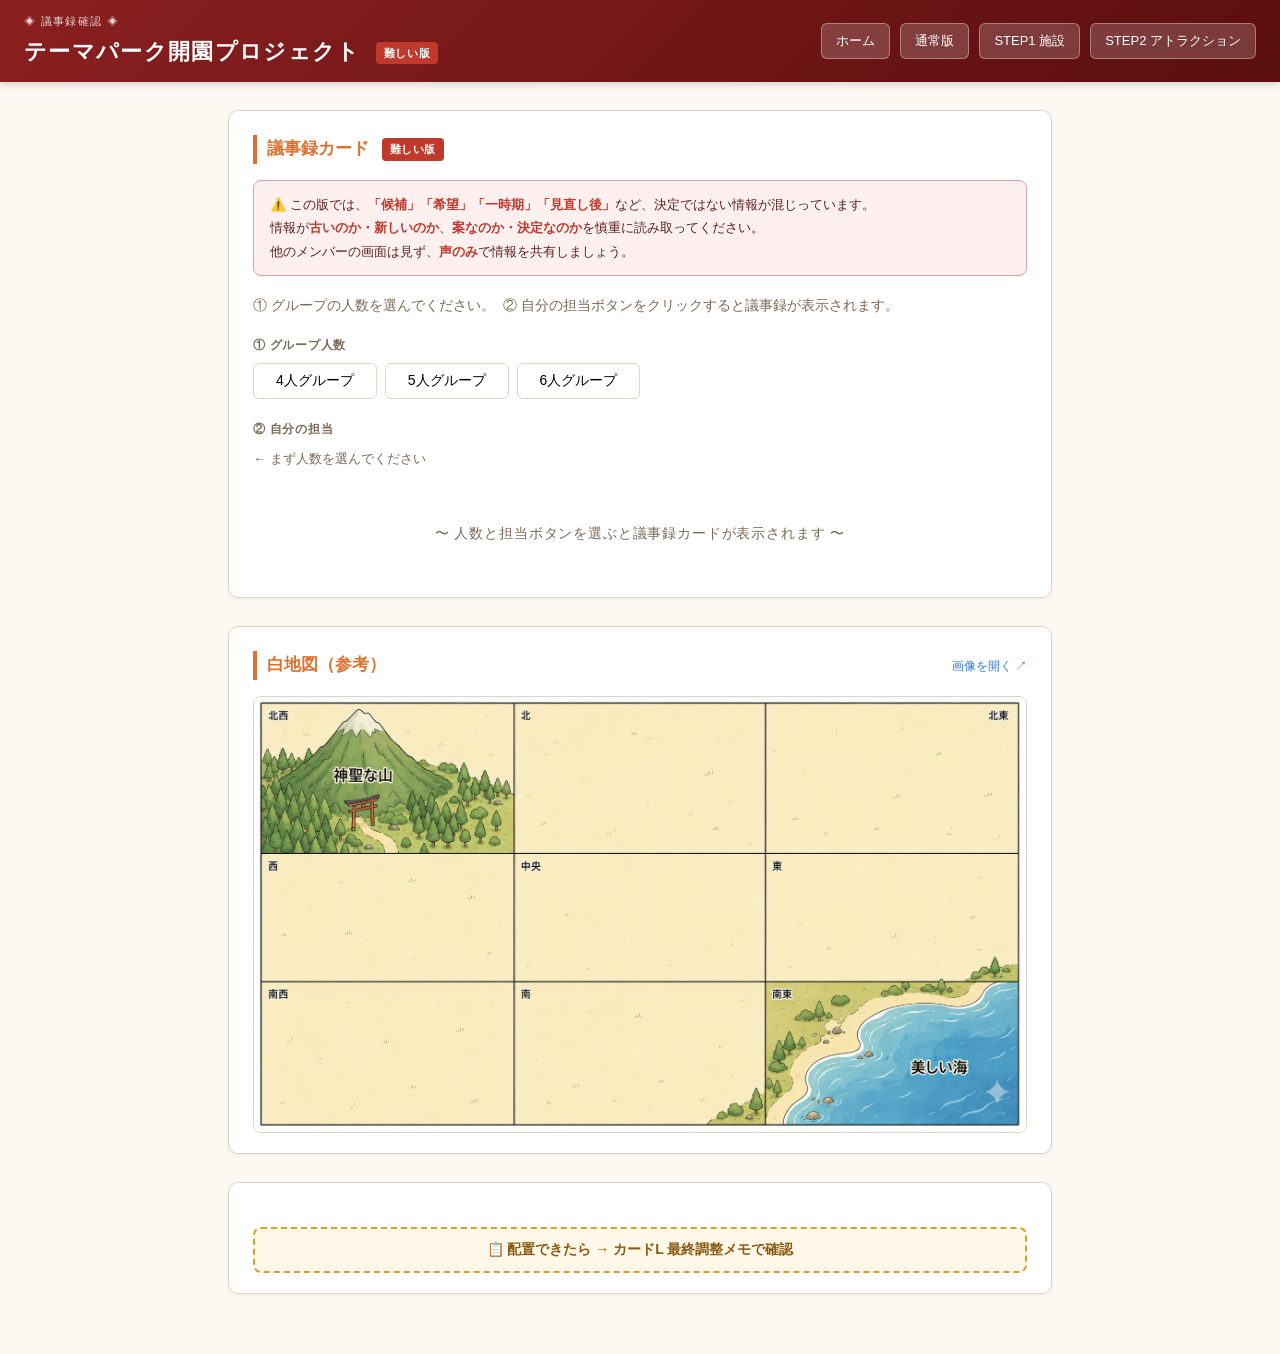
<file: view-hard.html>
<!doctype html>
<html lang="ja">
<head>
  <meta charset="utf-8">
  <meta name="viewport" content="width=device-width, initial-scale=1">
  <title>議事録を見る（難しい版）| テーマパーク開園プロジェクト</title>
  <link rel="stylesheet" href="styles.css">
  <style>
    /* 難しい版 専用スタイル */
    .hard-badge {
      display: inline-block;
      background: #c0392b;
      color: #fff;
      font-size: 11px;
      font-weight: 700;
      border-radius: 4px;
      padding: 2px 8px;
      letter-spacing: .05em;
      vertical-align: middle;
      margin-left: 8px;
    }
    .card-hint {
      margin-top: 10px;
      padding: 8px 12px;
      background: #fffbe8;
      border-left: 3px solid #e0b030;
      border-radius: 0 6px 6px 0;
      font-size: 12px;
      color: #7a5a10;
      line-height: 1.6;
    }
    .card-hint::before {
      content: "💡 読み取りのヒント：";
      font-weight: 700;
      display: block;
      margin-bottom: 2px;
    }
    .card-id-badge {
      display: inline-flex;
      align-items: center;
      justify-content: center;
      width: 28px;
      height: 28px;
      border-radius: 6px;
      background: #e0d4c4;
      color: #4a3828;
      font-weight: 800;
      font-size: 14px;
      flex-shrink: 0;
    }
    /* ヘッダーをハードモード色に */
    .hard-header {
      background: linear-gradient(135deg, #8b2020 0%, #5a0e0e 100%) !important;
    }
    .hard-mode-notice {
      background: #fff0f0;
      border: 1px solid #e0a0a0;
      border-radius: 8px;
      padding: 12px 16px;
      font-size: 13px;
      line-height: 1.8;
      color: #5a2020;
      margin-bottom: 16px;
    }
    .hard-mode-notice strong { color: #c0392b; }
  </style>
</head>
<body>
  <header class="site-header compact hard-header">
    <div>
      <p class="eyebrow">◈ 議事録確認 ◈</p>
      <h1>テーマパーク開園プロジェクト <span class="hard-badge">難しい版</span></h1>
    </div>
    <nav class="top-nav" aria-label="ページ">
      <a href="index.html">ホーム</a>
      <a href="view.html">通常版</a>
      <a href="board.html">STEP1 施設</a>
      <a href="attraction.html">STEP2 アトラクション</a>
    </nav>
  </header>

  <main class="content-layout">

    <!-- グループ人数・担当選択 -->
    <section class="section-band">
      <div class="section-heading">
        <h2>議事録カード <span class="hard-badge">難しい版</span></h2>
      </div>

      <div class="hard-mode-notice">
        ⚠️ この版では、<strong>「候補」「希望」「一時期」「見直し後」</strong>など、決定ではない情報が混じっています。<br>
        情報が<strong>古いのか・新しいのか</strong>、<strong>案なのか・決定なのか</strong>を慎重に読み取ってください。<br>
        他のメンバーの画面は見ず、<strong>声のみ</strong>で情報を共有しましょう。
      </div>

      <p style="color:var(--muted);font-size:14px;margin-bottom:16px;line-height:1.9;">
        ① グループの人数を選んでください。&nbsp; ② 自分の担当ボタンをクリックすると議事録が表示されます。
      </p>

      <!-- 人数選択 -->
      <p style="font-size:12px;font-weight:700;color:var(--muted);margin-bottom:8px;letter-spacing:.06em;">① グループ人数</p>
      <div class="size-controls" role="group" aria-label="グループ人数">
        <button class="size-btn" data-size="4">4人グループ</button>
        <button class="size-btn" data-size="5">5人グループ</button>
        <button class="size-btn" data-size="6">6人グループ</button>
      </div>

      <!-- 担当選択 -->
      <p style="font-size:12px;font-weight:700;color:var(--muted);margin-bottom:8px;letter-spacing:.06em;">② 自分の担当</p>
      <div class="role-controls" id="roleControls" role="group" aria-label="担当を選ぶ">
        <span style="font-size:13px;color:var(--muted);">← まず人数を選んでください</span>
      </div>

      <!-- 表示エリア -->
      <div id="minutesArea">
        <div class="hint-hidden">〜 人数と担当ボタンを選ぶと議事録カードが表示されます 〜</div>
      </div>
    </section>

    <!-- 白地図（参考）-->
    <section class="section-band">
      <div class="section-heading">
        <h2>白地図（参考）</h2>
        <a class="pdf-link" href="白地図.png" target="_blank" rel="noopener">画像を開く ↗</a>
      </div>
      <img class="map-preview" src="白地図.png" alt="テーマパーク白地図">
    </section>

    <!-- カードL 最終調整メモ（配置後に開く） -->
    <section class="section-band">
      <div class="final-check-wrap">
        <button class="final-check-btn" id="cardLBtn" type="button">
          📋 配置できたら → カードL 最終調整メモで確認
        </button>
        <div class="final-check-panel" id="cardLPanel">
          <div class="minutes-card" style="border-left-color:#c0392b;">
            <div class="card-header">
              <span class="card-id-badge" style="background:#f0d8d8;color:#c0392b;">L</span>
              <span class="card-title">カードL　最終調整メモ</span>
            </div>
            <div class="card-theme">テーマ：全体の整合性確認</div>
            <ul>
              <li>開発しない自然資源は、当初方針どおり守る。</li>
              <li>入口、水辺、橋は、来園者が最初に体験する中心的な景観としてまとめる。</li>
              <li>宿泊施設は、入口に近く、海や夜間演出エリアを妨げない側にまとめる。</li>
              <li>交通拠点は、地盤調査後に見直した案を採用する。</li>
              <li>駅前には、大型ライドではなく、見通しのよい交通空間を確保する。</li>
              <li>絶叫系の大型ライドは、駅前から離れた側にまとめる。</li>
              <li>森の物語性を活かすエリアには、家族向けの乗り物と園内列車を組み合わせる。</li>
              <li>夜の光を活かすエリアには、水辺を取り込む。</li>
              <li>北東は、大きな建物を置かず、緑を残す。</li>
            </ul>
            <div class="card-hint">このカードには、直接の地名はあまり書かれていない。他のカードとつなげて判断する。</div>
          </div>
        </div>
      </div>
    </section>

  </main>

  <script src="data.js"></script>
  <script>
    const roleControls = document.getElementById("roleControls");
    const minutesArea  = document.getElementById("minutesArea");
    let currentSize = null;
    let currentRole = null;

    function renderRoles(size) {
      const pattern = HARD_GROUP_PATTERNS[size];
      const roles   = Object.keys(pattern);
      roleControls.innerHTML = "";
      roles.forEach(role => {
        const btn = document.createElement("button");
        btn.className = "role-btn";
        btn.dataset.role = role;
        btn.textContent = role + "さん";
        btn.addEventListener("click", () => selectRole(role));
        roleControls.appendChild(btn);
      });
    }

    function selectRole(role) {
      if (!currentSize) return;
      currentRole = role;
      document.querySelectorAll(".role-btn").forEach(b =>
        b.classList.toggle("active", b.dataset.role === role)
      );
      renderMinutes(currentSize, role);
    }

    function renderMinutes(size, role) {
      const ids  = HARD_GROUP_PATTERNS[size][role];
      const list = ids.map(id => HARD_MINUTES.find(m => m.id === id)).filter(Boolean);

      minutesArea.innerHTML = `
        <p style="font-size:12px;color:var(--muted);margin-bottom:12px;">
          ${role}さんの担当カード：カード${ids.join("・カード")}
        </p>
        <div class="minutes-list">
          ${list.map(m => `
            <div class="minutes-card">
              <div class="card-header">
                <span class="card-id-badge">${m.id}</span>
                <span class="card-title">${m.title}</span>
              </div>
              <div class="card-theme">テーマ：${m.theme}</div>
              <ul>${m.items.map(t => `<li>${t}</li>`).join("")}</ul>
              <div class="card-hint">${m.hint}</div>
            </div>
          `).join("")}
        </div>
      `;
    }

    document.querySelectorAll(".size-btn").forEach(btn => {
      btn.addEventListener("click", () => {
        const size = Number(btn.dataset.size);
        currentSize = size;
        currentRole = null;
        document.querySelectorAll(".size-btn").forEach(b => b.classList.remove("active"));
        btn.classList.add("active");
        renderRoles(size);
        minutesArea.innerHTML = '<div class="hint-hidden">〜 担当ボタンを選ぶと議事録カードが表示されます 〜</div>';
      });
    });

    // カードL 開閉
    const cardLBtn   = document.getElementById("cardLBtn");
    const cardLPanel = document.getElementById("cardLPanel");
    cardLBtn.addEventListener("click", () => {
      const open = cardLPanel.classList.toggle("open");
      cardLBtn.textContent = open
        ? "📋 カードL 最終調整メモ（閉じる）"
        : "📋 配置できたら → カードL 最終調整メモで確認";
    });
  </script>
</body>
</html>
</file>
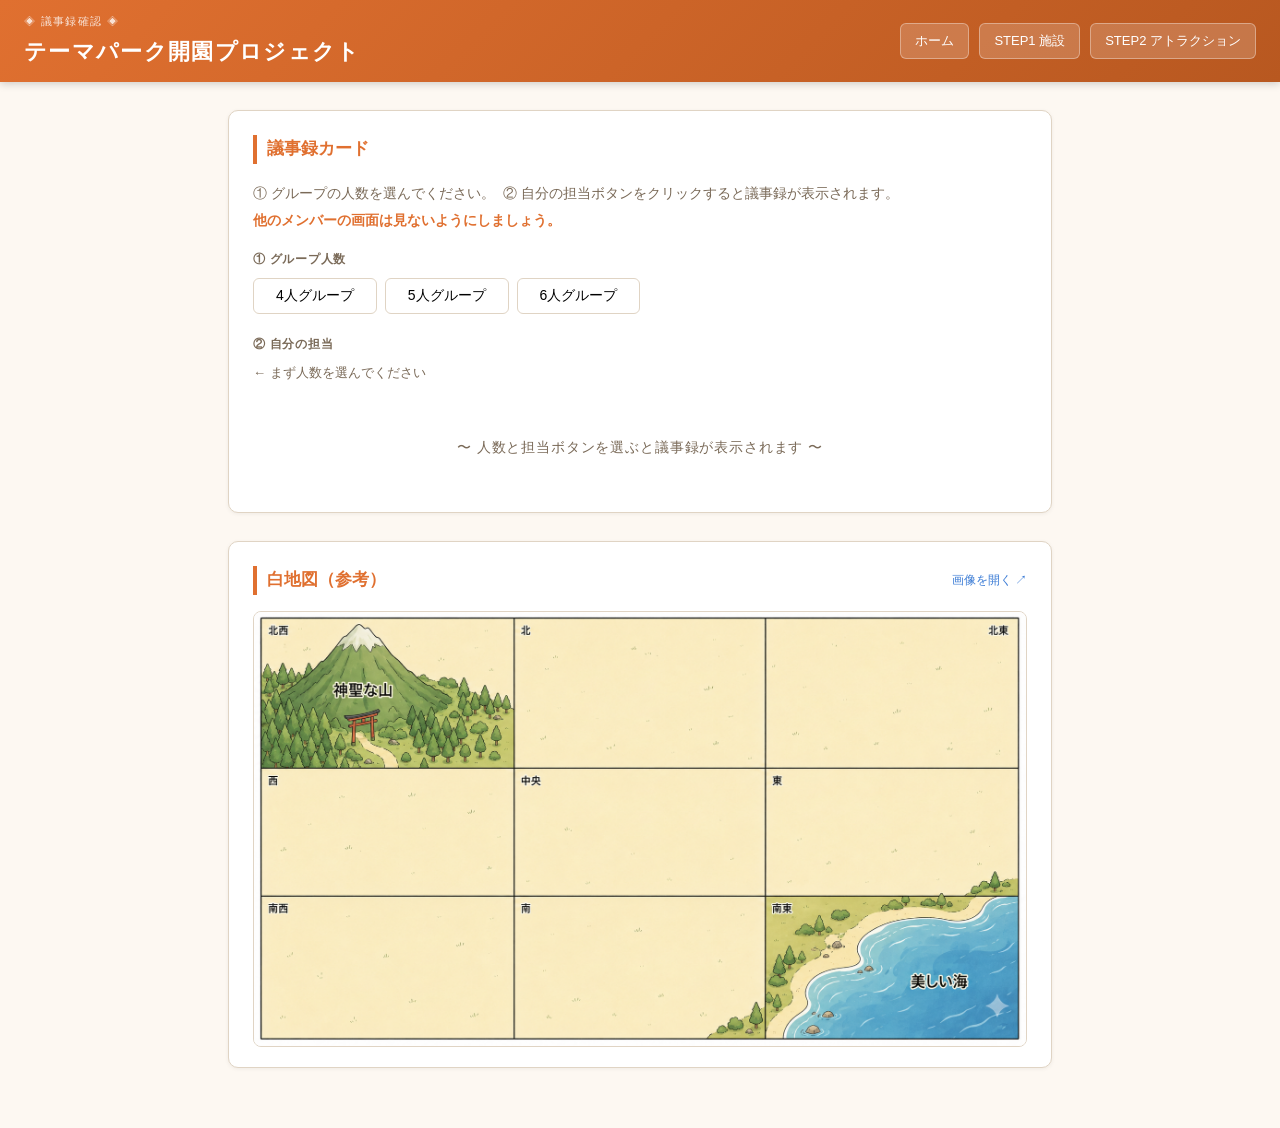
<file: view.html>
<!doctype html>
<html lang="ja">
<head>
  <meta charset="utf-8">
  <meta name="viewport" content="width=device-width, initial-scale=1">
  <title>議事録を見る | テーマパーク開園プロジェクト</title>
  <link rel="stylesheet" href="styles.css">
</head>
<body>
  <header class="site-header compact">
    <div>
      <p class="eyebrow">◈ 議事録確認 ◈</p>
      <h1>テーマパーク開園プロジェクト</h1>
    </div>
    <nav class="top-nav" aria-label="ページ">
      <a href="index.html">ホーム</a>
      <a href="board.html">STEP1 施設</a>
      <a href="attraction.html">STEP2 アトラクション</a>
    </nav>
  </header>

  <main class="content-layout">

    <!-- グループ人数・担当選択 -->
    <section class="section-band">
      <div class="section-heading">
        <h2>議事録カード</h2>
      </div>
      <p style="color:var(--muted);font-size:14px;margin-bottom:16px;line-height:1.9;">
        ① グループの人数を選んでください。&nbsp; ② 自分の担当ボタンをクリックすると議事録が表示されます。<br>
        <strong style="color:var(--primary);">他のメンバーの画面は見ないようにしましょう。</strong>
      </p>

      <!-- 人数選択 -->
      <p style="font-size:12px;font-weight:700;color:var(--muted);margin-bottom:8px;letter-spacing:.06em;">① グループ人数</p>
      <div class="size-controls" role="group" aria-label="グループ人数">
        <button class="size-btn" data-size="4">4人グループ</button>
        <button class="size-btn" data-size="5">5人グループ</button>
        <button class="size-btn" data-size="6">6人グループ</button>
      </div>

      <!-- 担当選択 -->
      <p style="font-size:12px;font-weight:700;color:var(--muted);margin-bottom:8px;letter-spacing:.06em;">② 自分の担当</p>
      <div class="role-controls" id="roleControls" role="group" aria-label="担当を選ぶ">
        <span style="font-size:13px;color:var(--muted);">← まず人数を選んでください</span>
      </div>

      <!-- 表示エリア -->
      <div id="minutesArea">
        <div class="hint-hidden">〜 人数と担当ボタンを選ぶと議事録が表示されます 〜</div>
      </div>
    </section>

    <!-- 白地図（参考）-->
    <section class="section-band">
      <div class="section-heading">
        <h2>白地図（参考）</h2>
        <a class="pdf-link" href="白地図.png" target="_blank" rel="noopener">画像を開く ↗</a>
      </div>
      <img class="map-preview" src="白地図.png" alt="テーマパーク白地図">
    </section>

  </main>

  <script src="data.js"></script>
  <script>
    const roleControls  = document.getElementById("roleControls");
    const minutesArea   = document.getElementById("minutesArea");
    let currentSize = null;
    let currentRole = null;

    function renderRoles(size) {
      const pattern = GROUP_PATTERNS[size];
      const roles   = Object.keys(pattern);
      roleControls.innerHTML = "";
      roles.forEach(role => {
        const btn = document.createElement("button");
        btn.className = "role-btn";
        btn.dataset.role = role;
        btn.textContent = role + "さん";
        btn.addEventListener("click", () => selectRole(role));
        roleControls.appendChild(btn);
      });
    }

    function selectRole(role) {
      if (!currentSize) return;
      currentRole = role;
      document.querySelectorAll(".role-btn").forEach(b =>
        b.classList.toggle("active", b.dataset.role === role)
      );
      renderMinutes(currentSize, role);
    }

    function renderMinutes(size, role) {
      const ids  = GROUP_PATTERNS[size][role];
      const list = ids.map(id => MINUTES.find(m => m.id === id)).filter(Boolean);

      minutesArea.innerHTML = `
        <p style="font-size:12px;color:var(--muted);margin-bottom:12px;">
          ${role}さんの担当議事録：第${ids.join("回・第")}回
        </p>
        <div class="minutes-list">
          ${list.map(m => `
            <div class="minutes-card">
              <div class="card-header">
                <span class="card-num">第${m.id}回</span>
                <span class="card-title">${m.title}</span>
              </div>
              <div class="card-theme">テーマ：${m.theme}</div>
              <ul>${m.items.map(t => `<li>${t}</li>`).join("")}</ul>
              <div class="card-memo">${m.memo}</div>
            </div>
          `).join("")}
        </div>
      `;
    }

    document.querySelectorAll(".size-btn").forEach(btn => {
      btn.addEventListener("click", () => {
        const size = Number(btn.dataset.size);
        currentSize = size;
        currentRole = null;
        document.querySelectorAll(".size-btn").forEach(b => b.classList.remove("active"));
        btn.classList.add("active");
        renderRoles(size);
        minutesArea.innerHTML = '<div class="hint-hidden">〜 担当ボタンを選ぶと議事録が表示されます 〜</div>';
      });
    });
  </script>
</body>
</html>
</file>
<file: styles.css>
/* ── リセット・基本 ─────────────────────────────── */
*, *::before, *::after { box-sizing: border-box; margin: 0; padding: 0; }

:root {
  --primary:   #e07030;
  --primary-d: #b85820;
  --accent:    #3a7bd5;
  --green:     #3a9a5a;
  --bg:        #fdf8f2;
  --surface:   #fff;
  --border:    #e0d4c4;
  --text:      #2a2018;
  --muted:     #7a6a58;
  --fixed-bg:  #f0ece4;
  --radius:    10px;
}

body {
  font-family: "Noto Sans JP", "Hiragino Sans", "Yu Gothic UI", sans-serif;
  background: var(--bg);
  color: var(--text);
  min-height: 100vh;
  line-height: 1.7;
}

/* ── ヘッダー ─────────────────────────────────── */
.site-header {
  background: linear-gradient(135deg, var(--primary) 0%, var(--primary-d) 100%);
  color: #fff;
  padding: 20px 24px;
  display: flex;
  align-items: center;
  justify-content: space-between;
  gap: 16px;
  box-shadow: 0 2px 8px rgba(0,0,0,.18);
}
.site-header.compact { padding: 12px 24px; }

.eyebrow {
  font-size: 11px;
  letter-spacing: .12em;
  opacity: .8;
  margin-bottom: 2px;
}
.site-header h1 {
  font-size: clamp(16px, 3vw, 22px);
  font-weight: 700;
  letter-spacing: .06em;
}

.top-nav { display: flex; gap: 10px; flex-shrink: 0; }
.top-nav a {
  color: #fff;
  text-decoration: none;
  background: rgba(255,255,255,.18);
  border: 1px solid rgba(255,255,255,.35);
  border-radius: 6px;
  padding: 6px 14px;
  font-size: 13px;
  transition: background .2s;
  white-space: nowrap;
}
.top-nav a:hover { background: rgba(255,255,255,.32); }

/* ── コンテンツレイアウト ────────────────────────── */
.content-layout {
  max-width: 860px;
  margin: 0 auto;
  padding: 28px 18px 60px;
  display: flex;
  flex-direction: column;
  gap: 28px;
}

/* ── セクション ────────────────────────────────── */
.section-band {
  background: var(--surface);
  border: 1px solid var(--border);
  border-radius: var(--radius);
  padding: 24px 24px 20px;
  box-shadow: 0 1px 4px rgba(0,0,0,.06);
}

.section-heading {
  display: flex;
  align-items: center;
  justify-content: space-between;
  margin-bottom: 16px;
  gap: 12px;
}
.section-heading h2 {
  font-size: 17px;
  font-weight: 700;
  color: var(--primary);
  border-left: 4px solid var(--primary);
  padding-left: 10px;
}

.section-divider {
  text-align: center;
  color: var(--muted);
  font-size: 13px;
  letter-spacing: .2em;
  margin: 4px 0 16px;
}

/* ── ルールボックス ────────────────────────────── */
.rule-box {
  background: #fff8f0;
  border: 1px solid #f0d8b8;
  border-radius: 8px;
  padding: 18px 20px;
}
.rule-box ol { padding-left: 22px; }
.rule-box li { margin-bottom: 8px; font-size: 14px; line-height: 1.8; }
.rule-box strong { color: var(--primary); }

/* ── 地図プレビュー ────────────────────────────── */
.map-preview {
  width: 100%;
  border-radius: 8px;
  border: 1px solid var(--border);
  display: block;
}

/* ── ページパネル ─────────────────────────────── */
.home-layout {
  display: grid;
  grid-template-columns: 1fr 1fr;
  gap: 16px;
}
@media (max-width: 560px) { .home-layout { grid-template-columns: 1fr; } }

.home-panel {
  border: 1px solid var(--border);
  border-radius: 8px;
  padding: 20px;
  background: #fafaf8;
}
.home-panel.accent { background: #fff8f0; border-color: #f0d0b0; }
.home-panel p { font-size: 13px; color: var(--muted); margin-bottom: 14px; }

.primary-link {
  display: inline-block;
  background: var(--primary);
  color: #fff;
  text-decoration: none;
  padding: 9px 20px;
  border-radius: 6px;
  font-size: 14px;
  font-weight: 600;
  transition: background .2s;
}
.primary-link:hover { background: var(--primary-d); }

.pdf-link {
  font-size: 12px;
  color: var(--accent);
  text-decoration: none;
}
.pdf-link:hover { text-decoration: underline; }

/* ── チップ一覧（ホーム）────────────────────────── */
.chip-preview-grid {
  display: grid;
  grid-template-columns: repeat(auto-fill, minmax(120px, 1fr));
  gap: 10px;
}
.chip-preview-item {
  display: flex;
  flex-direction: column;
  align-items: center;
  gap: 8px;
  background: var(--surface);
  border: 1px solid var(--border);
  border-radius: 10px;
  padding: 14px 8px 10px;
  font-size: 12px;
  font-weight: 600;
  text-align: center;
  color: var(--text);
  box-shadow: 0 1px 4px rgba(0,0,0,.07);
}
.chip-preview-img {
  width: 72px;
  height: 72px;
  object-fit: contain;
  border-radius: 6px;
}

/* ══════════════════════════════════════════════
   VIEW PAGE
══════════════════════════════════════════════ */
.size-controls {
  display: flex;
  gap: 8px;
  flex-wrap: wrap;
  margin-bottom: 20px;
}
.size-btn {
  background: var(--surface);
  border: 1px solid var(--border);
  border-radius: 6px;
  padding: 8px 22px;
  font-size: 14px;
  cursor: pointer;
  transition: all .2s;
}
.size-btn:hover { border-color: var(--primary); color: var(--primary); }
.size-btn.active {
  background: var(--primary);
  border-color: var(--primary);
  color: #fff;
  font-weight: 600;
}

.role-controls {
  display: flex;
  gap: 8px;
  flex-wrap: wrap;
  margin-bottom: 20px;
}
.role-btn {
  background: var(--surface);
  border: 1px solid var(--border);
  border-radius: 6px;
  padding: 8px 18px;
  font-size: 15px;
  font-weight: 600;
  cursor: pointer;
  transition: all .2s;
}
.role-btn:hover { border-color: var(--primary); color: var(--primary); }
.role-btn.active {
  background: var(--primary);
  border-color: var(--primary);
  color: #fff;
}
.role-btn.disabled { opacity: .35; pointer-events: none; }

.hint-hidden {
  text-align: center;
  color: var(--muted);
  font-size: 14px;
  padding: 32px 0;
  letter-spacing: .06em;
}

.minutes-list {
  display: flex;
  flex-direction: column;
  gap: 16px;
}

.minutes-card {
  background: #fffbf7;
  border: 1px solid #e8d8c0;
  border-left: 4px solid var(--primary);
  border-radius: 8px;
  padding: 18px 20px;
}
.minutes-card .card-header {
  display: flex;
  align-items: baseline;
  gap: 10px;
  margin-bottom: 4px;
}
.minutes-card .card-num {
  font-size: 11px;
  font-weight: 700;
  letter-spacing: .1em;
  color: var(--primary);
  background: #fdebd8;
  border-radius: 4px;
  padding: 2px 8px;
}
.minutes-card .card-title {
  font-size: 15px;
  font-weight: 700;
}
.minutes-card .card-theme {
  font-size: 12px;
  color: var(--muted);
  margin-bottom: 12px;
}
.minutes-card ul {
  padding-left: 18px;
  margin-bottom: 10px;
}
.minutes-card li {
  font-size: 14px;
  margin-bottom: 5px;
  line-height: 1.75;
}
.minutes-card .card-memo {
  font-size: 13px;
  color: var(--muted);
  background: #f5f0e8;
  border-radius: 6px;
  padding: 8px 12px;
}
.minutes-card .card-memo::before {
  content: "📝 メモ：";
  font-weight: 600;
  color: #8a6a40;
}

/* ══════════════════════════════════════════════
   BOARD PAGE
══════════════════════════════════════════════ */
.board-layout {
  display: grid;
  grid-template-columns: 1fr 220px;
  gap: 0;
  height: calc(100vh - 58px);
  overflow: hidden;
}
@media (max-width: 700px) {
  .board-layout {
    grid-template-columns: 1fr;
    grid-template-rows: 1fr auto;
    height: auto;
  }
}

/* ── 紙吹雪キャンバス ─────────────────────────────── */
#confettiCanvas {
  position: fixed;
  top: 0; left: 0;
  width: 100%; height: 100%;
  pointer-events: none;
  z-index: 9999;
  display: none;
}

/* ── グリッドステージ ───────────────────────────── */
.board-stage {
  padding: 14px;
  overflow: auto;
  display: flex;
  flex-direction: column;
  align-items: center;
  gap: 10px;
}

/* ── 進捗バー ──────────────────────────────────── */
.progress-wrap {
  width: 100%;
  max-width: 640px;
  display: flex;
  align-items: center;
  gap: 10px;
}
.progress-label {
  font-size: 12px;
  font-weight: 700;
  color: var(--primary);
  white-space: nowrap;
  min-width: 110px;
  transition: color .4s;
}
.progress-track {
  flex: 1;
  height: 10px;
  background: #e0d4c4;
  border-radius: 5px;
  overflow: hidden;
}
.progress-fill {
  height: 100%;
  background: linear-gradient(90deg, #e07030, #e8a050);
  border-radius: 5px;
  transition: width .55s cubic-bezier(.34,1.56,.64,1);
}
.progress-fill.complete {
  background: linear-gradient(90deg, #3a9a5a, #60c080);
}

/* ── コンパス付きマップ ────────────────────────── */
.map-wrap {
  display: flex;
  flex-direction: column;
  align-items: center;
  width: 100%;
  max-width: 640px;
}
.compass-row {
  display: flex;
  align-items: stretch;
  width: 100%;
  gap: 4px;
}
.compass-n, .compass-s {
  text-align: center;
  font-size: 11px;
  font-weight: 700;
  color: #8a7860;
  letter-spacing: .12em;
  padding: 2px 0;
  user-select: none;
}
.compass-w, .compass-e {
  font-size: 11px;
  font-weight: 700;
  color: #8a7860;
  letter-spacing: .1em;
  display: flex;
  align-items: center;
  justify-content: center;
  padding: 0 2px;
  user-select: none;
  white-space: nowrap;
}

/* ── ゲームグリッド（地図フレーム） ────────────────── */
.game-grid {
  display: grid;
  grid-template-columns: repeat(3, 1fr);
  grid-template-rows: repeat(3, 1fr);
  gap: 5px;
  flex: 1;
  aspect-ratio: 4/3;
  background: linear-gradient(145deg, #b8a880, #a08860);
  border: 4px solid #8a6840;
  border-radius: 12px;
  padding: 5px;
  box-shadow:
    0 6px 24px rgba(0,0,0,.25),
    inset 0 1px 2px rgba(255,255,255,.2),
    inset 0 -1px 2px rgba(0,0,0,.15);
  position: relative;
}

/* ── グリッドセル ──────────────────────────────── */
.grid-cell {
  background: #fdf8f0;
  border-radius: 7px;
  padding: 6px;
  display: flex;
  flex-direction: column;
  gap: 3px;
  cursor: pointer;
  transition: background .15s, box-shadow .2s, transform .15s;
  min-height: 0;
  overflow: hidden;
  position: relative;
}
.grid-cell:not(.fixed):not(.target-active):not(.drop-ready):hover {
  background: #fff8f0;
  box-shadow: inset 0 0 0 2px var(--primary);
}

/* 配置可能セルのドロップ誘導アニメ */
.grid-cell.drop-ready {
  animation: drop-pulse 1.8s ease-in-out infinite;
}
@keyframes drop-pulse {
  0%, 100% { box-shadow: inset 0 0 0 2px rgba(224,112,48,.25); }
  50%       { box-shadow: inset 0 0 0 2px var(--primary), 0 0 10px rgba(224,112,48,.25); }
}

/* ドラッグ中にセルを真上に通過したとき */
.grid-cell.drag-over {
  background: #fff0e0 !important;
  box-shadow: inset 0 0 0 3px var(--primary), 0 0 18px rgba(224,112,48,.45) !important;
  animation: none !important;
  transform: scale(1.02);
}

.grid-cell.target-active {
  animation: pulse .45s ease;
}
@keyframes pulse {
  0%, 100% { box-shadow: inset 0 0 0 2px var(--primary); }
  50%       { box-shadow: inset 0 0 0 4px #e07030, 0 0 14px rgba(224,112,48,.5); background: #fff0e0; }
}

/* 固定セル（山・海） */
.grid-cell.fixed {
  cursor: default;
}
.grid-cell.cell-nw {
  background: linear-gradient(145deg, #d0c8b0, #b0a888);
}
.grid-cell.cell-se {
  background: linear-gradient(145deg, #b0d0e8, #7aaad0);
}
.grid-cell.cell-nw .fixed-icon { font-size: clamp(24px, 4vw, 36px); }
.grid-cell.cell-se .fixed-icon { font-size: clamp(24px, 4vw, 36px); }
.grid-cell.cell-nw .cell-label { color: #6a6050; }
.grid-cell.cell-se .cell-label { color: #3a5878; }

/* 配置済みチップのポップインアニメ */
@keyframes pop-in {
  0%   { transform: scale(0) rotate(-15deg); opacity: 0; }
  70%  { transform: scale(1.12) rotate(3deg); }
  100% { transform: scale(1) rotate(0); opacity: 1; }
}
.cell-chip-img.pop-in {
  animation: pop-in .4s cubic-bezier(.34,1.56,.64,1) both;
}

/* ドラッグ中チップを半透明に */
.img-chip-btn.dragging {
  opacity: 0.4;
}

.cell-label {
  font-size: 10px;
  font-weight: 700;
  color: #8a7058;
  letter-spacing: .08em;
  line-height: 1;
}

.cell-fixed-content {
  display: flex;
  flex-direction: column;
  align-items: center;
  justify-content: center;
  flex: 1;
  gap: 2px;
  color: var(--muted);
}
.cell-fixed-content .fixed-icon { font-size: 24px; }
.cell-fixed-content .fixed-name { font-size: 11px; font-weight: 600; }

.cell-chips {
  display: flex;
  flex-direction: column;
  gap: 2px;
  flex: 1;
  overflow: hidden;
}

.placed-chip {
  display: flex;
  align-items: center;
  gap: 4px;
  border-radius: 4px;
  padding: 3px 5px;
  font-size: 11px;
  font-weight: 600;
  color: #fff;
  cursor: pointer;
  transition: opacity .15s, transform .1s;
  line-height: 1.2;
  flex-shrink: 0;
}
.placed-chip:hover {
  opacity: .8;
  transform: scale(.97);
}
.placed-chip .chip-icon-sm { font-size: 13px; flex-shrink: 0; }
.placed-chip .chip-name-sm { font-size: 10px; overflow: hidden; text-overflow: ellipsis; white-space: nowrap; }

/* ── サイドパレット ────────────────────────────── */
.shop-tray {
  background: #f5f0e8;
  border-left: 1px solid var(--border);
  display: flex;
  flex-direction: column;
  overflow: hidden;
}

.tray-header {
  padding: 12px 14px 8px;
  border-bottom: 1px solid var(--border);
  display: flex;
  align-items: center;
  justify-content: space-between;
  background: var(--surface);
}
.tray-header h2 { font-size: 13px; font-weight: 700; }

.tray-btns { display: flex; gap: 5px; }
.tray-btn {
  font-size: 11px;
  border: 1px solid var(--border);
  background: var(--surface);
  border-radius: 4px;
  padding: 4px 8px;
  cursor: pointer;
  transition: all .15s;
  white-space: nowrap;
}
.tray-btn:hover { background: #f0e8d8; }
.tray-btn.answer-btn {
  background: var(--green);
  border-color: var(--green);
  color: #fff;
}
.tray-btn.answer-btn:hover { background: #2d8048; }
.tray-btn.download-btn {
  background: var(--accent);
  border-color: var(--accent);
  color: #fff;
}
.tray-btn.download-btn:hover { background: #2a60b0; }

.selected-status {
  font-size: 11px;
  color: var(--primary);
  font-weight: 600;
  padding: 6px 14px;
  background: #fff8f0;
  border-bottom: 1px solid var(--border);
  min-height: 28px;
}

.card-palette {
  flex: 1;
  overflow-y: auto;
  padding: 8px;
  display: flex;
  flex-direction: column;
  gap: 5px;
}

.vcard {
  display: flex;
  align-items: center;
  gap: 8px;
  padding: 8px 10px;
  border-radius: 7px;
  border: 2px solid transparent;
  background: var(--surface);
  cursor: pointer;
  transition: all .15s;
  text-align: left;
  box-shadow: 0 1px 3px rgba(0,0,0,.07);
}
.vcard:hover { border-color: var(--primary); }
.vcard.selected {
  border-color: var(--primary);
  background: #fff8f0;
  box-shadow: 0 0 0 3px rgba(224,112,48,.2);
}
.vcard.placed {
  opacity: .4;
  cursor: default;
  pointer-events: none;
}
.vcard .vc-icon { font-size: 20px; flex-shrink: 0; }
.vcard .vc-name { font-size: 12px; font-weight: 600; line-height: 1.3; color: var(--text); }

.board-tip {
  padding: 10px 14px;
  font-size: 11px;
  color: var(--muted);
  line-height: 1.9;
  border-top: 1px solid var(--border);
  background: var(--surface);
}

/* ── ③ 配置枚数による枠線ヒント ─────────────────── */
.grid-cell.depth-1 { box-shadow: inset 0 0 0 2px #c8b08a; }
.grid-cell.depth-2 { box-shadow: inset 0 0 0 3px var(--primary); }
.grid-cell.depth-3 { box-shadow: inset 0 0 0 4px var(--primary-d), 0 0 0 1px var(--primary); }

/* ── アトラクション小チップ（マス内）────────────── */
.attr-wrap {
  display: flex;
  flex-wrap: wrap;
  gap: 2px;
  margin-top: 2px;
}
.attr-chip {
  display: inline-flex;
  align-items: center;
  justify-content: center;
  width: 20px;
  height: 20px;
  border-radius: 4px;
  font-size: 12px;
  cursor: pointer;
  transition: opacity .15s, transform .1s;
  flex-shrink: 0;
}
.attr-chip:hover { opacity: .7; transform: scale(.9); }

/* ── パレットタブ ─────────────────────────────── */
.palette-tabs {
  display: flex;
  border-bottom: 1px solid var(--border);
}
.palette-tab {
  flex: 1;
  padding: 7px 6px;
  font-size: 12px;
  font-weight: 600;
  background: var(--surface);
  border: none;
  border-bottom: 3px solid transparent;
  cursor: pointer;
  color: var(--muted);
  transition: all .15s;
}
.palette-tab.active {
  color: var(--primary);
  border-bottom-color: var(--primary);
  background: #fff8f0;
}
.palette-tab:hover:not(.active) { background: #f5f0e8; }

/* ── アトラクションパレット カテゴリラベル ────────── */
.attr-category-label {
  font-size: 11px;
  font-weight: 700;
  padding: 6px 8px 4px;
  margin-top: 6px;
  border-left: 3px solid;
  letter-spacing: .04em;
}

/* ── アトラクション用の小さいカード ─────────────── */
.vcard.vcard-sm {
  padding: 5px 8px;
}
.vcard.vcard-sm .vc-icon { font-size: 16px; }
.vcard.vcard-sm .vc-name { font-size: 11px; }

/* ── 画像チップパレット（board / attraction 共通）────── */
.img-palette {
  flex: 1;
  overflow-y: auto;
  padding: 8px;
  display: grid;
  grid-template-columns: 1fr 1fr;
  gap: 6px;
}
.img-palette-attr {
  grid-template-columns: repeat(3, 1fr);
  gap: 5px;
}

.img-chip-btn {
  display: flex;
  flex-direction: column;
  align-items: center;
  gap: 4px;
  padding: 6px 4px;
  border-radius: 8px;
  border: 2px solid transparent;
  background: var(--surface);
  cursor: pointer;
  transition: all .15s;
  box-shadow: 0 1px 4px rgba(0,0,0,.08);
  text-align: center;
}
.img-chip-btn img {
  width: 100%;
  max-width: 72px;
  aspect-ratio: 1;
  object-fit: contain;
  border-radius: 4px;
}
.img-chip-btn span {
  font-size: 10px;
  font-weight: 600;
  color: var(--text);
  line-height: 1.2;
  word-break: break-all;
}
.img-chip-btn:hover:not(.placed) { border-color: var(--primary); }
.img-chip-btn.selected {
  border-color: var(--primary);
  background: #fff8f0;
  box-shadow: 0 4px 16px rgba(224,112,48,.35);
  animation: chip-float 2s ease-in-out infinite;
  position: relative;
  z-index: 1;
}
@keyframes chip-float {
  0%, 100% { transform: translateY(0);   box-shadow: 0 4px 16px rgba(224,112,48,.35); }
  50%       { transform: translateY(-5px); box-shadow: 0 10px 24px rgba(224,112,48,.45); }
}
.img-chip-btn.placed {
  opacity: .3;
  cursor: default;
  pointer-events: none;
}
.img-chip-sm img { max-width: clamp(52px, 6vw, 72px); }
.img-chip-sm span { font-size: clamp(8px, 1vw, 10px); }

/* ── セル内の画像チップ ─────────────────────────── */
.cell-img-chips {
  flex: 1;
  display: flex;
  flex-wrap: wrap;
  gap: 2px;
  align-content: flex-start;
  overflow: hidden;
  padding: 2px;
}
.cell-chip-img {
  width: 48%;
  max-height: 54px;
  object-fit: contain;
  border-radius: 4px;
  cursor: pointer;
  transition: opacity .15s, transform .1s;
  border: 1px solid rgba(0,0,0,.06);
}
.cell-chip-img:hover { opacity: .75; transform: scale(.95); }

/* ── STEP2ナビボタン ────────────────────────────── */
.nav-step2 {
  background: #3a9a5a !important;
  border-color: #3a9a5a !important;
  font-weight: 700 !important;
}
.nav-step2:hover { background: #2d8048 !important; }

/* ══════════════════════════════════════════════
   ATTRACTION PAGE
══════════════════════════════════════════════ */
.attr-layout {
  display: grid;
  grid-template-columns: 1fr clamp(220px, 26vw, 320px);
  gap: 0;
  height: calc(100vh - 58px);
  overflow: hidden;
}
@media (max-width: 700px) {
  .attr-layout { grid-template-columns: 1fr; height: auto; }
}

.attr-tray { min-height: 0; }

/* ── ゾーンボード ──────────────────────────────── */
.zone-board {
  display: flex;
  flex-direction: column;
  gap: 10px;
  padding: 14px;
  overflow: auto;
}
.zone-tip {
  font-size: 13px;
  color: var(--muted);
  background: #fff8f0;
  border: 1px solid #f0d8b8;
  border-radius: 8px;
  padding: 10px 14px;
  line-height: 1.7;
}
.zone-tip small { font-size: 11px; }

.zone-grid {
  display: grid;
  grid-template-columns: repeat(3, 1fr);
  gap: 10px;
  flex: 1;
  min-height: 0;
}
@media (max-width: 800px) {
  .zone-grid { grid-template-columns: 1fr; }
}

.zone-cell {
  background: var(--surface);
  border: 2px solid var(--zone-color, #c8b89a);
  border-radius: 10px;
  display: flex;
  flex-direction: column;
  overflow: hidden;
  cursor: pointer;
  transition: box-shadow .15s, background .15s;
  min-height: 180px;
}
.zone-cell.zone-ready:hover {
  box-shadow: 0 0 0 3px color-mix(in srgb, var(--zone-color) 40%, transparent);
  background: color-mix(in srgb, var(--zone-color) 5%, white);
}
.zone-cell.target-active {
  animation: pulse .35s ease;
}

.zone-header {
  display: flex;
  align-items: center;
  gap: 6px;
  padding: 8px 10px;
  background: color-mix(in srgb, var(--zone-color) 10%, white);
  border-bottom: 1px solid color-mix(in srgb, var(--zone-color) 25%, white);
  flex-shrink: 0;
}
.zone-direction {
  font-size: 11px;
  font-weight: 700;
  color: var(--muted);
  background: #f0ece4;
  border-radius: 4px;
  padding: 2px 6px;
}
.zone-name {
  font-size: 13px;
  font-weight: 700;
  flex: 1;
}
.zone-count {
  font-size: 11px;
  font-weight: 700;
  color: var(--muted);
  background: #f5f0e8;
  border-radius: 10px;
  padding: 2px 8px;
}

.zone-chips {
  flex: 1;
  overflow-y: auto;
  display: flex;
  flex-wrap: wrap;
  gap: 10px;
  padding: 10px;
  align-content: flex-start;
}

.zone-chip-wrap {
  display: flex;
  flex-direction: column;
  align-items: center;
  gap: 4px;
  cursor: pointer;
}
.zone-chip-img {
  width: clamp(80px, 10vw, 110px);
  height: clamp(80px, 10vw, 110px);
  object-fit: contain;
  border-radius: 8px;
  border: 2px solid rgba(0,0,0,.06);
  transition: opacity .15s, transform .1s;
  background: #fafaf8;
  box-shadow: 0 2px 6px rgba(0,0,0,.10);
}
.zone-chip-img:hover { opacity: .75; transform: scale(.92); }
.zone-chip-name {
  font-size: clamp(9px, 1.2vw, 11px);
  text-align: center;
  color: var(--muted);
  font-weight: 600;
  line-height: 1.2;
  max-width: clamp(80px, 10vw, 110px);
  word-break: break-all;
}

.zone-actions {
  display: flex;
  gap: 8px;
  justify-content: flex-end;
  flex-shrink: 0;
}

/* ── 正解モーダル内 ──────────────────────────────── */
.answer-grid {
  display: grid;
  grid-template-columns: 1fr 1fr;
  gap: 10px;
  margin-bottom: 10px;
}
@media (max-width: 560px) { .answer-grid { grid-template-columns: 1fr; } }
.answer-zone {
  border: 2px solid;
  border-radius: 8px;
  padding: 10px 12px;
}
.answer-zone-title {
  font-size: 13px;
  font-weight: 700;
  margin-bottom: 6px;
}
.answer-zone p {
  font-size: 12px;
  color: var(--muted);
  line-height: 1.8;
}

/* ── モーダル（正解表示）────────────────────────── */
.modal-overlay {
  display: none;
  position: fixed;
  inset: 0;
  background: rgba(0,0,0,.65);
  z-index: 100;
  align-items: center;
  justify-content: center;
  padding: 16px;
}
.modal-overlay.open { display: flex; }
.modal-box {
  background: var(--surface);
  border-radius: 12px;
  max-width: 700px;
  width: 100%;
  overflow: hidden;
  box-shadow: 0 8px 40px rgba(0,0,0,.35);
}
.modal-header {
  display: flex;
  align-items: center;
  justify-content: space-between;
  padding: 14px 18px;
  background: var(--primary);
  color: #fff;
}
.modal-header h3 { font-size: 15px; }
.modal-close {
  background: none;
  border: none;
  color: #fff;
  font-size: 20px;
  cursor: pointer;
  line-height: 1;
  padding: 0 4px;
}
.modal-body { padding: 16px; }
.modal-body img { width: 100%; border-radius: 8px; display: block; }


/* ── 第12回 最終確認パネル ──────────────────────────── */
.final-check-wrap {
  margin-top: 20px;
}
.final-check-btn {
  display: block;
  width: 100%;
  padding: 12px 18px;
  background: #fff8e8;
  border: 2px dashed #d4a030;
  border-radius: 8px;
  color: #8a5a10;
  font-size: 14px;
  font-weight: 700;
  cursor: pointer;
  text-align: center;
  transition: background .2s;
}
.final-check-btn:hover {
  background: #fff0cc;
}
.final-check-panel {
  display: none;
  margin-top: 10px;
}
.final-check-panel.open {
  display: block;
}
</file>
